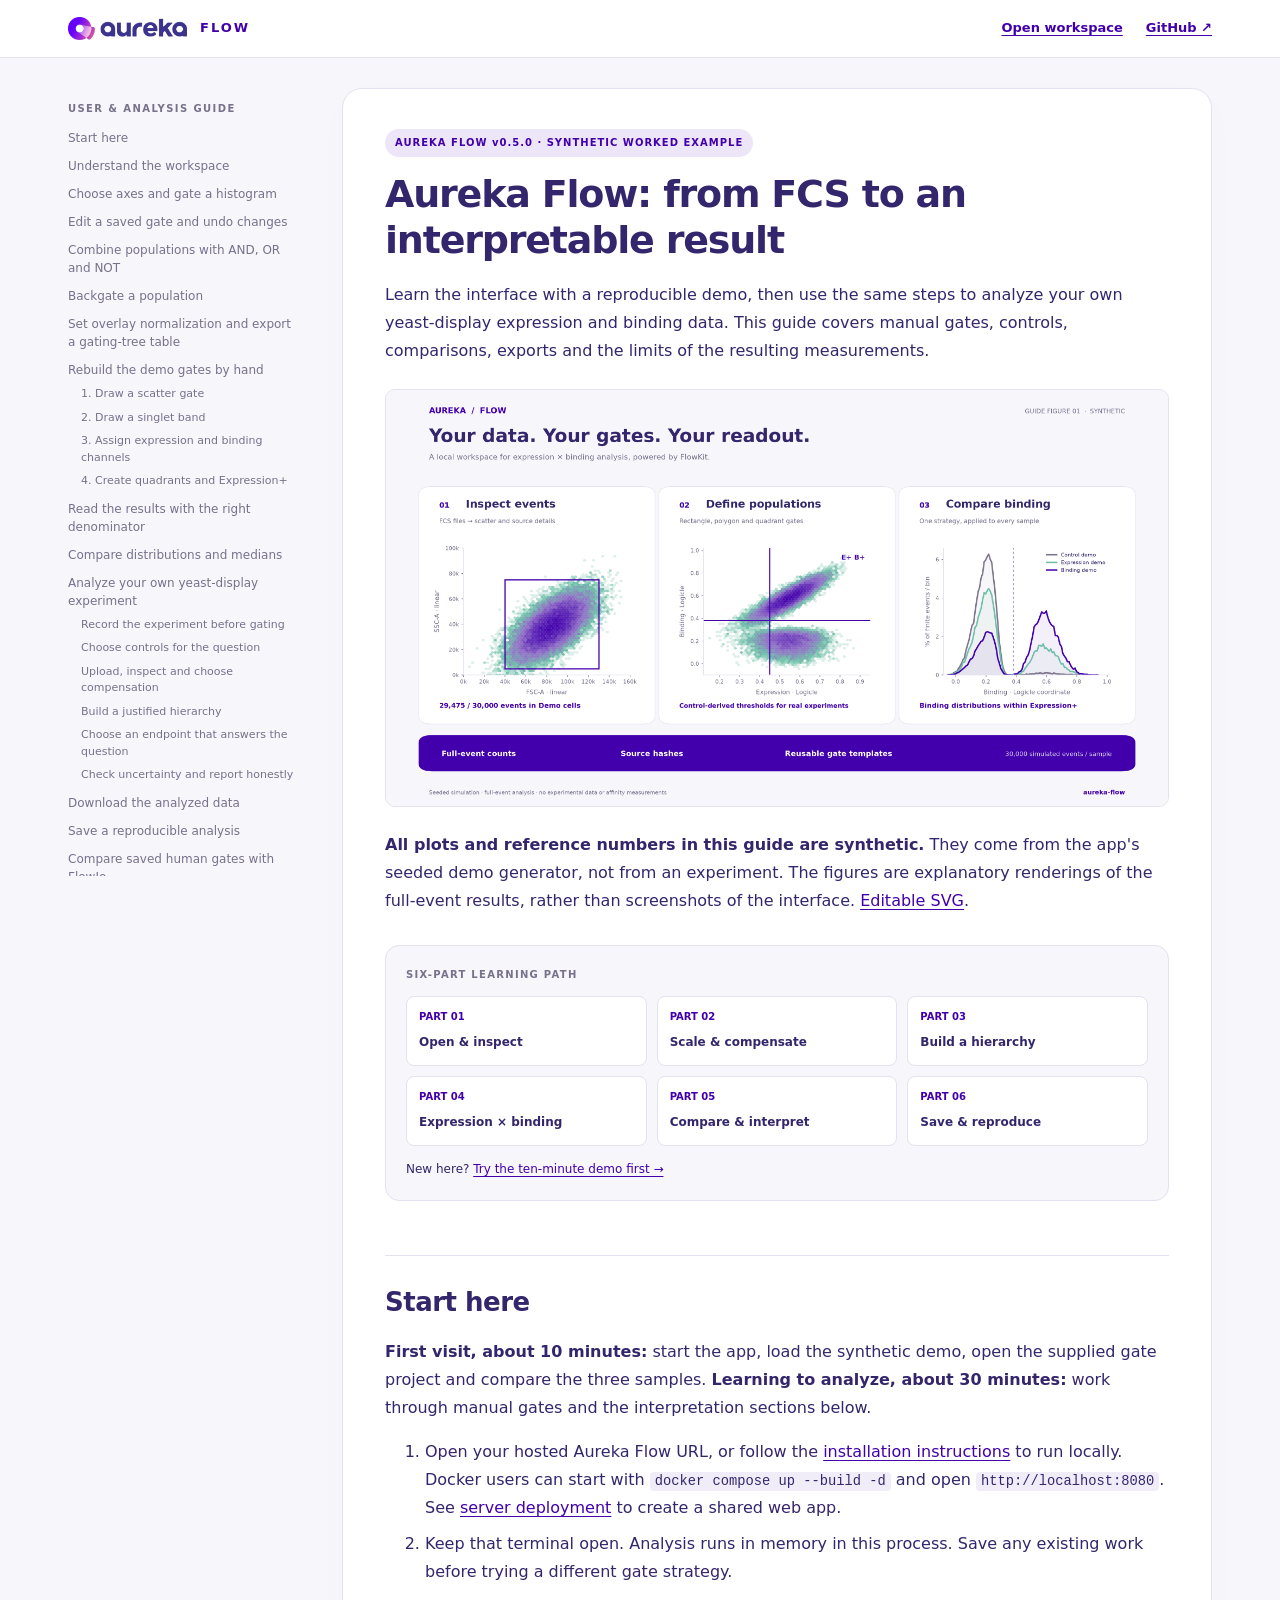
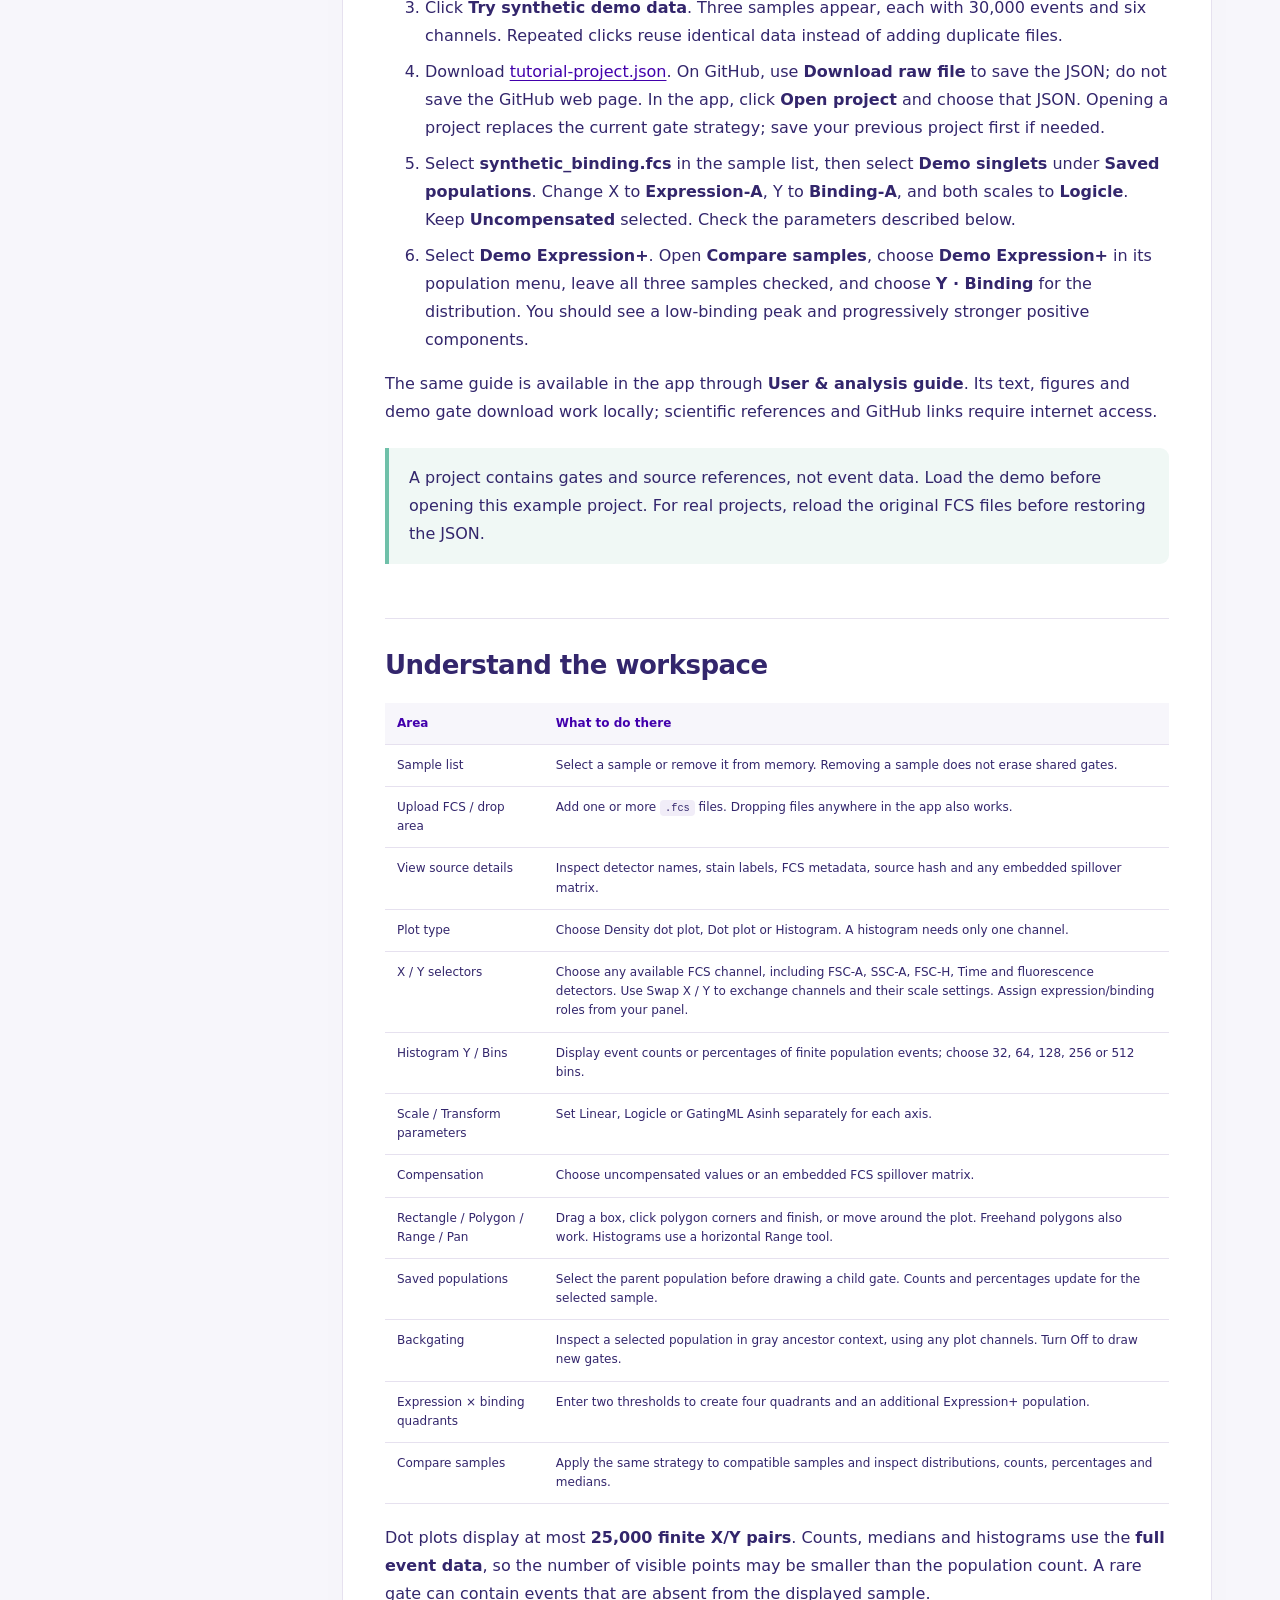
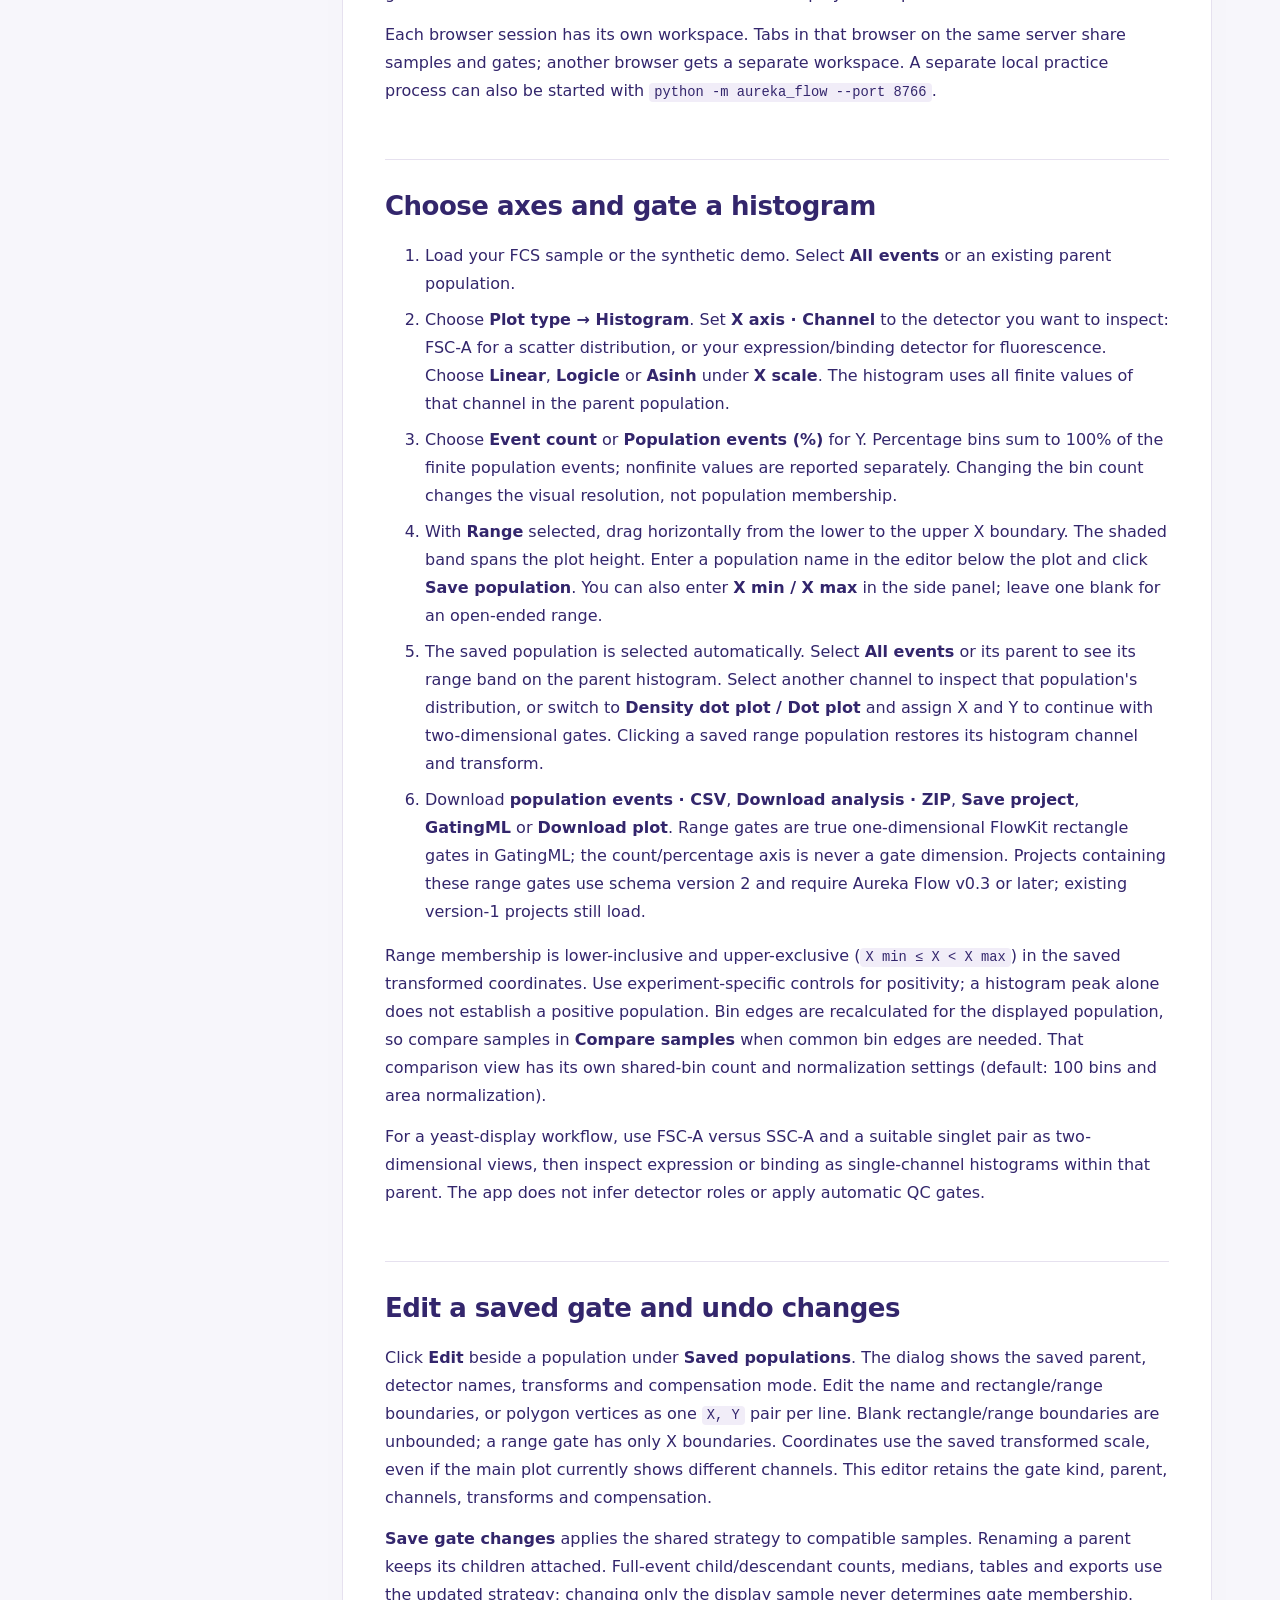
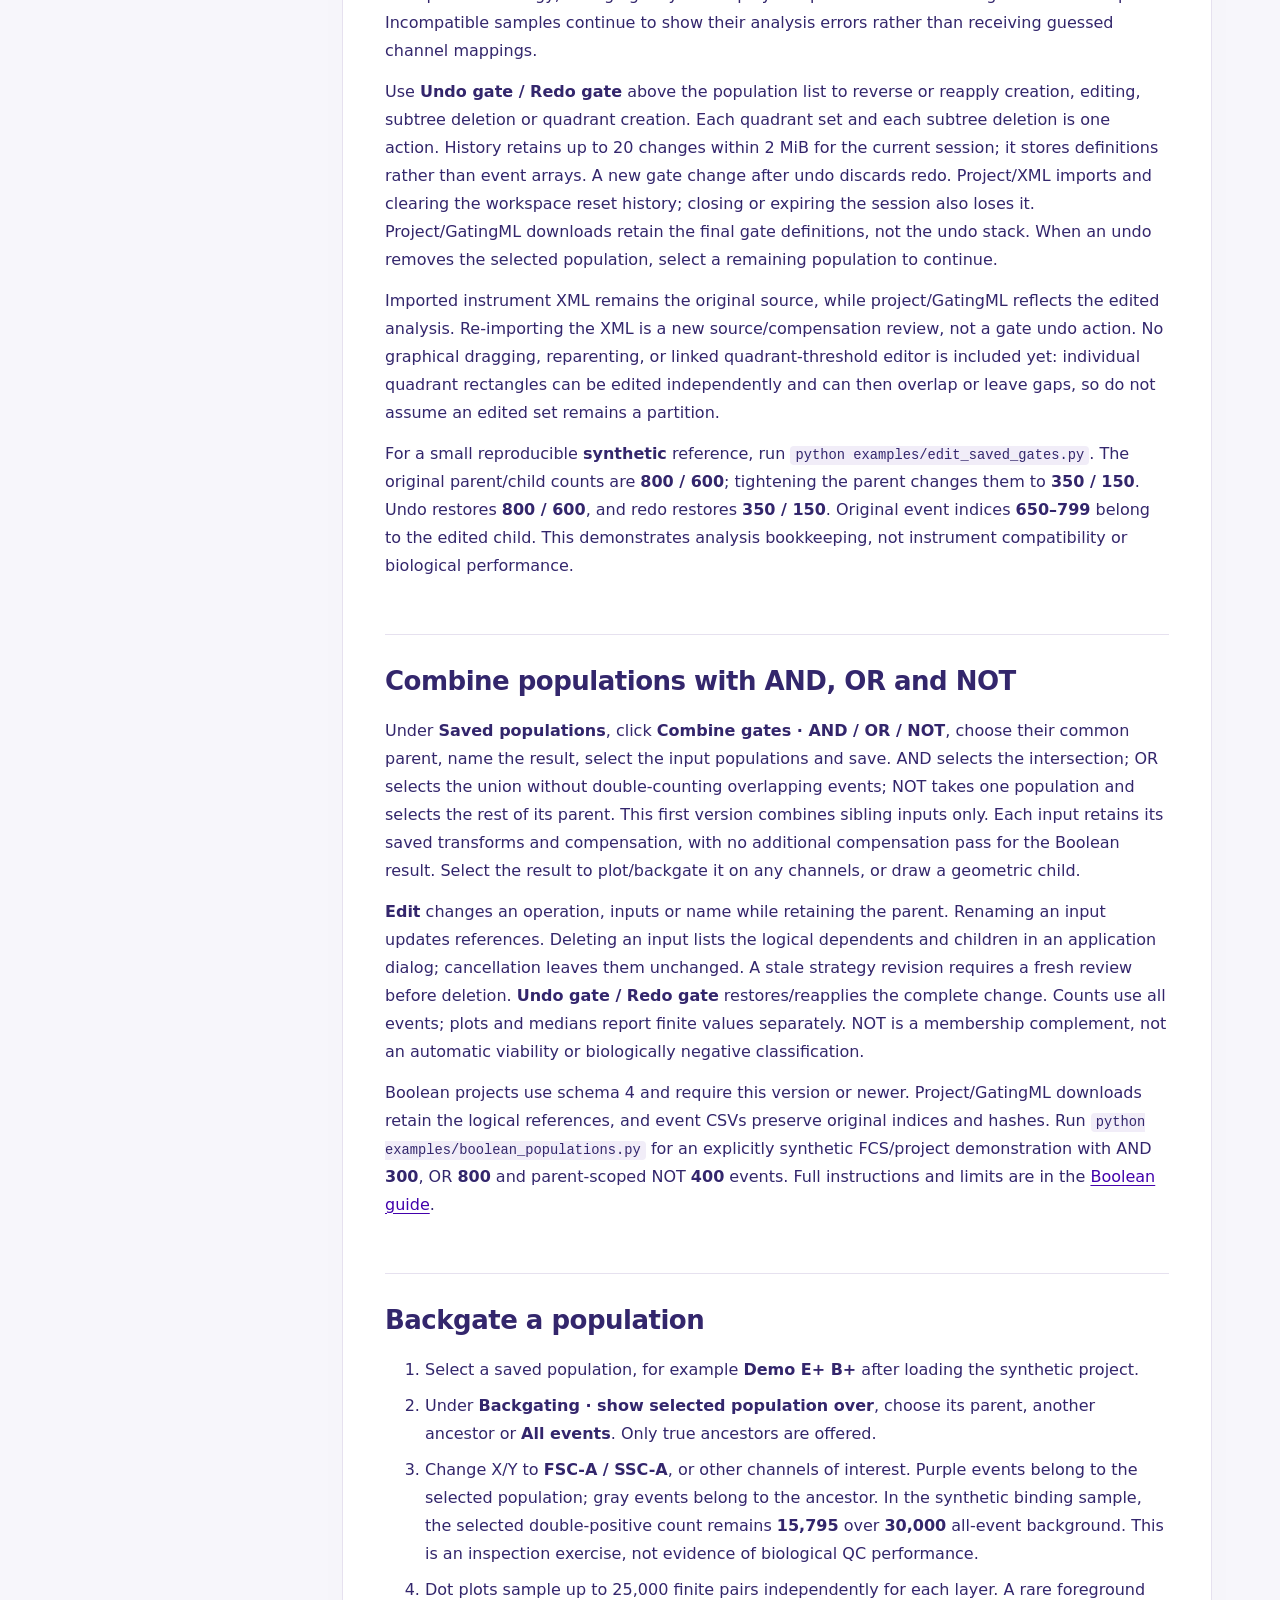
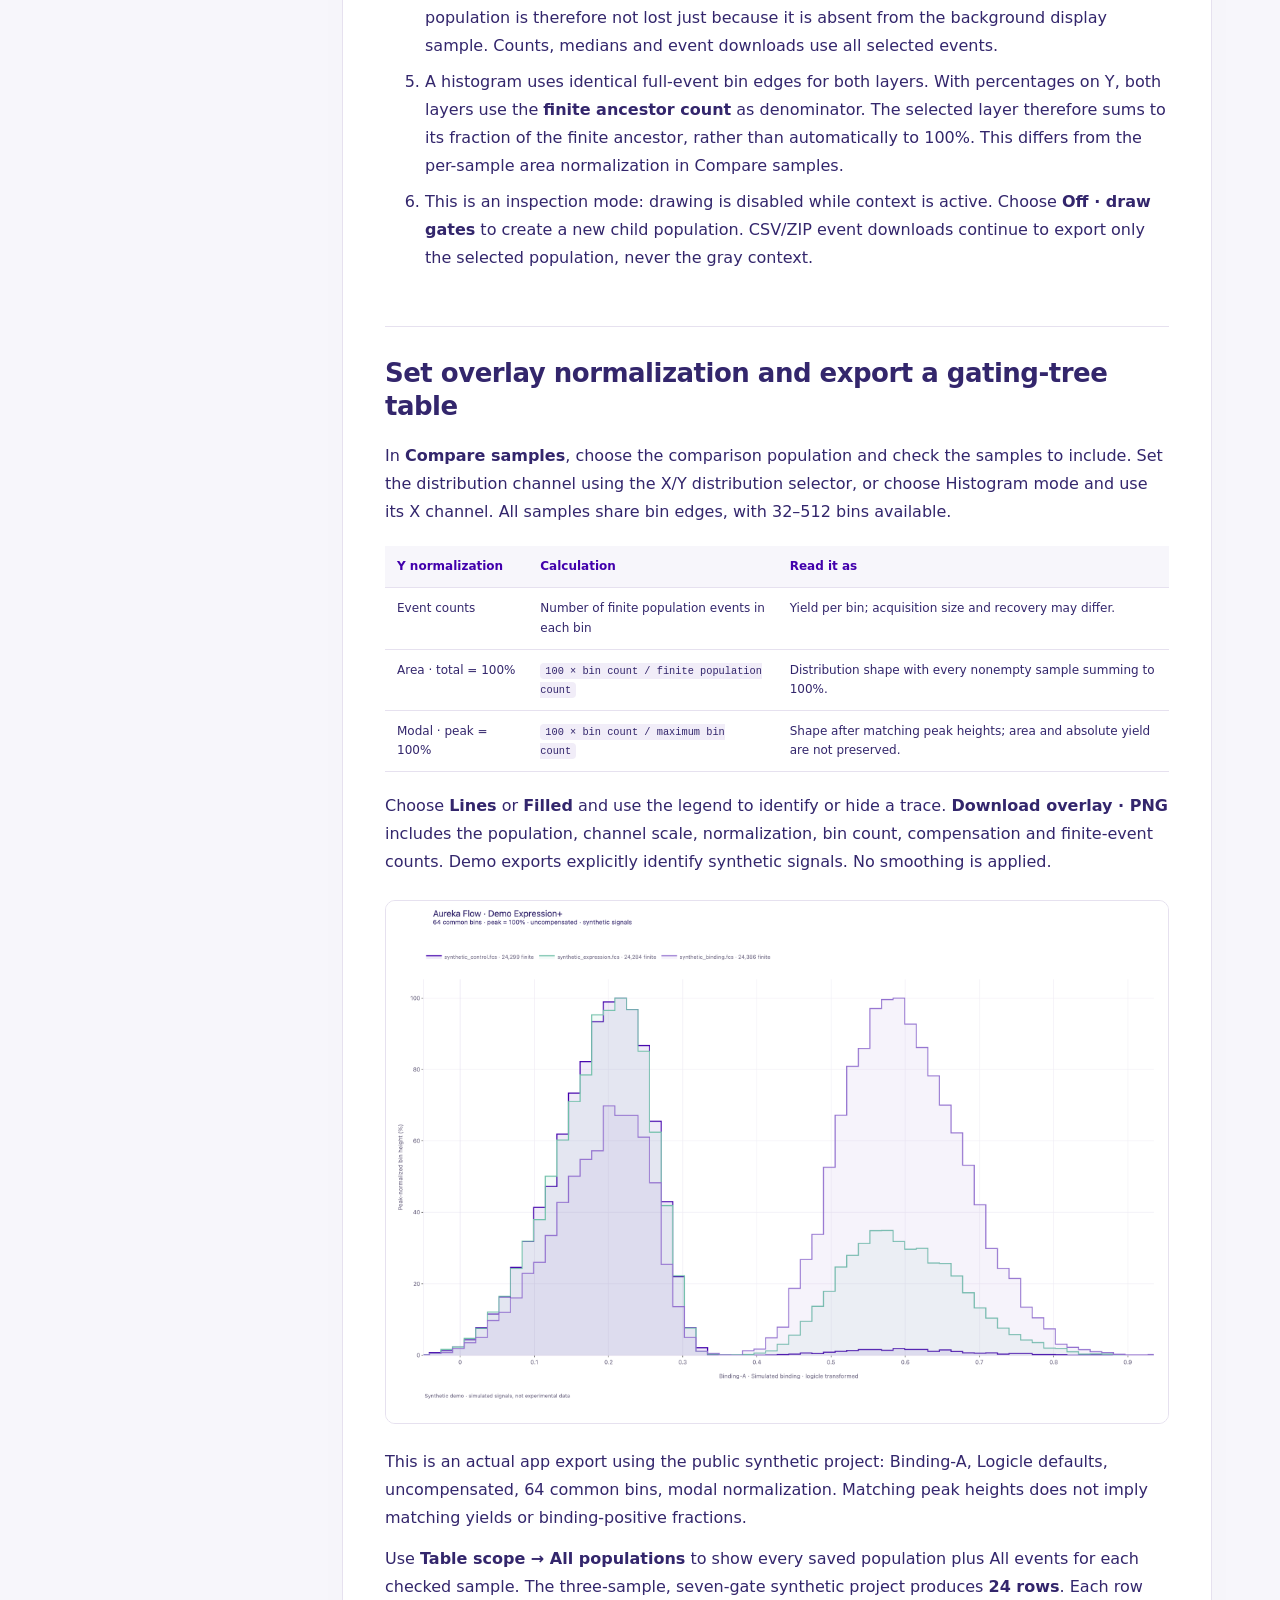
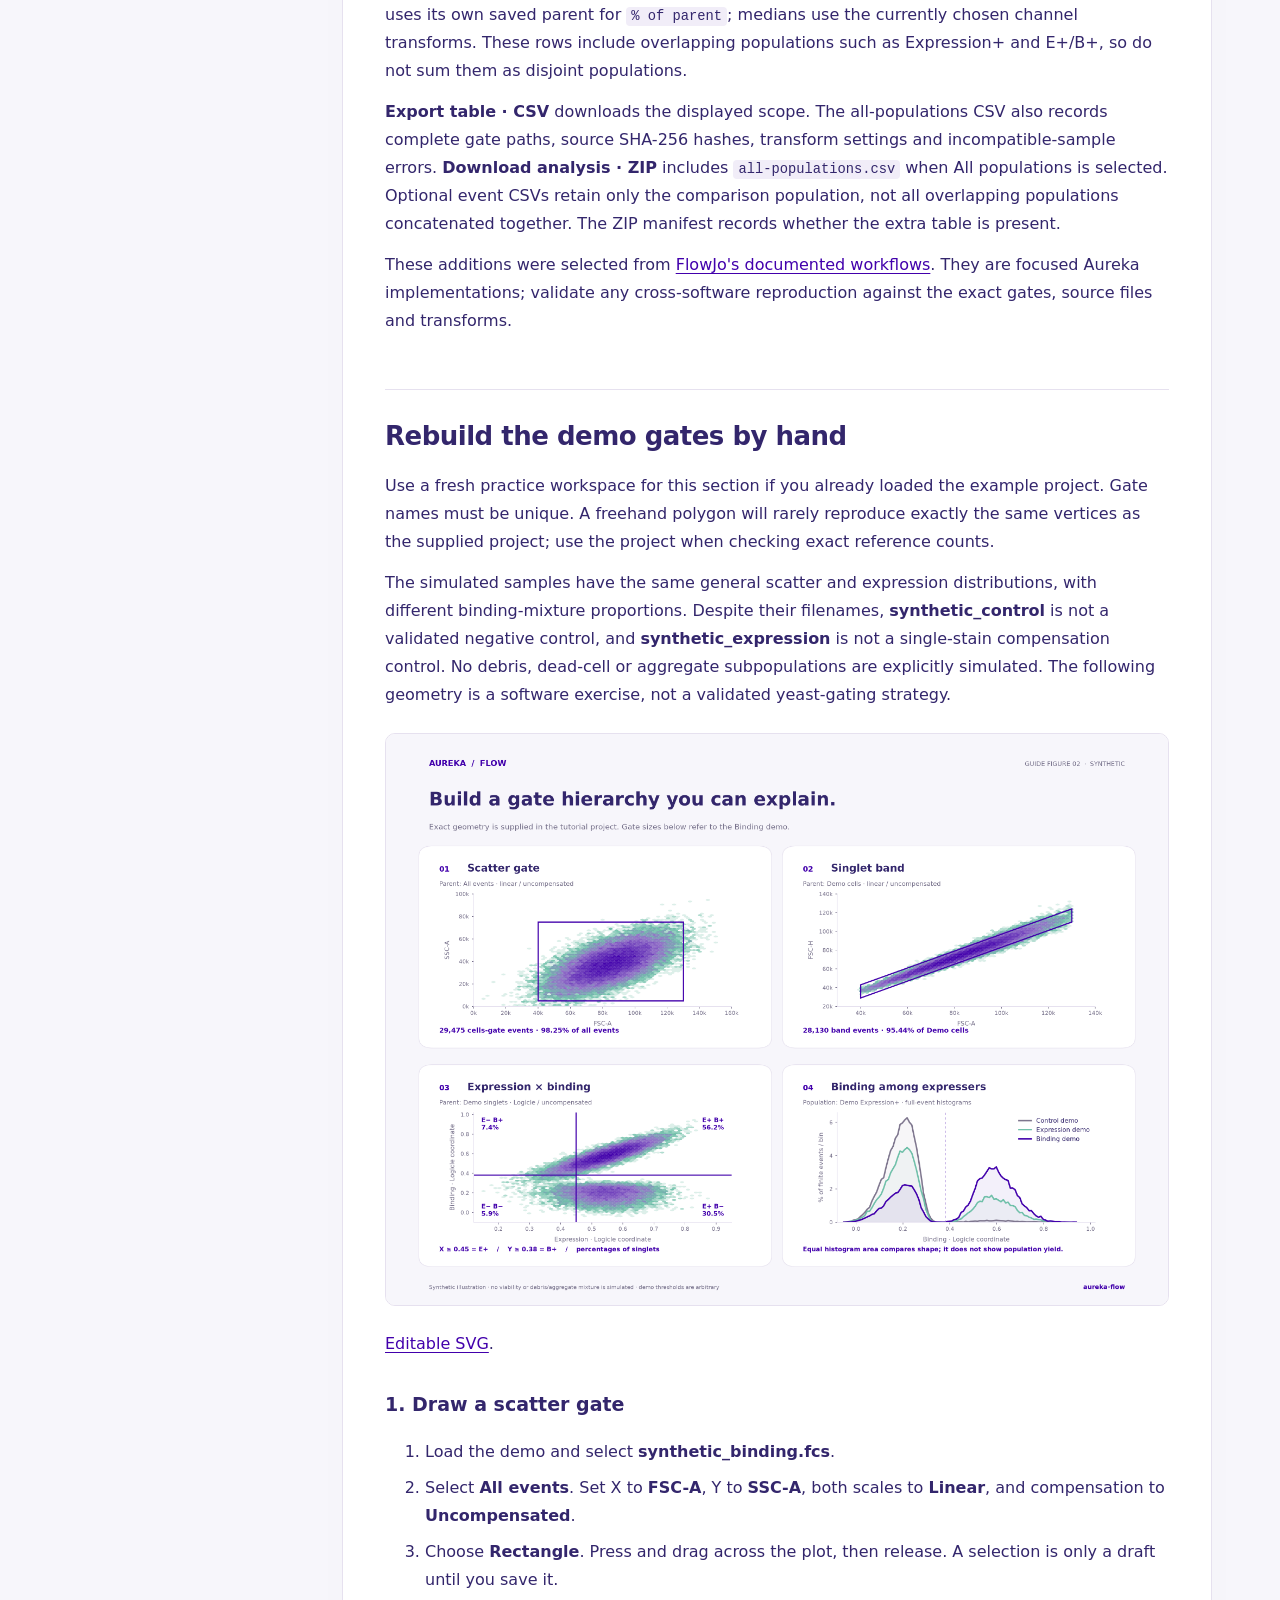
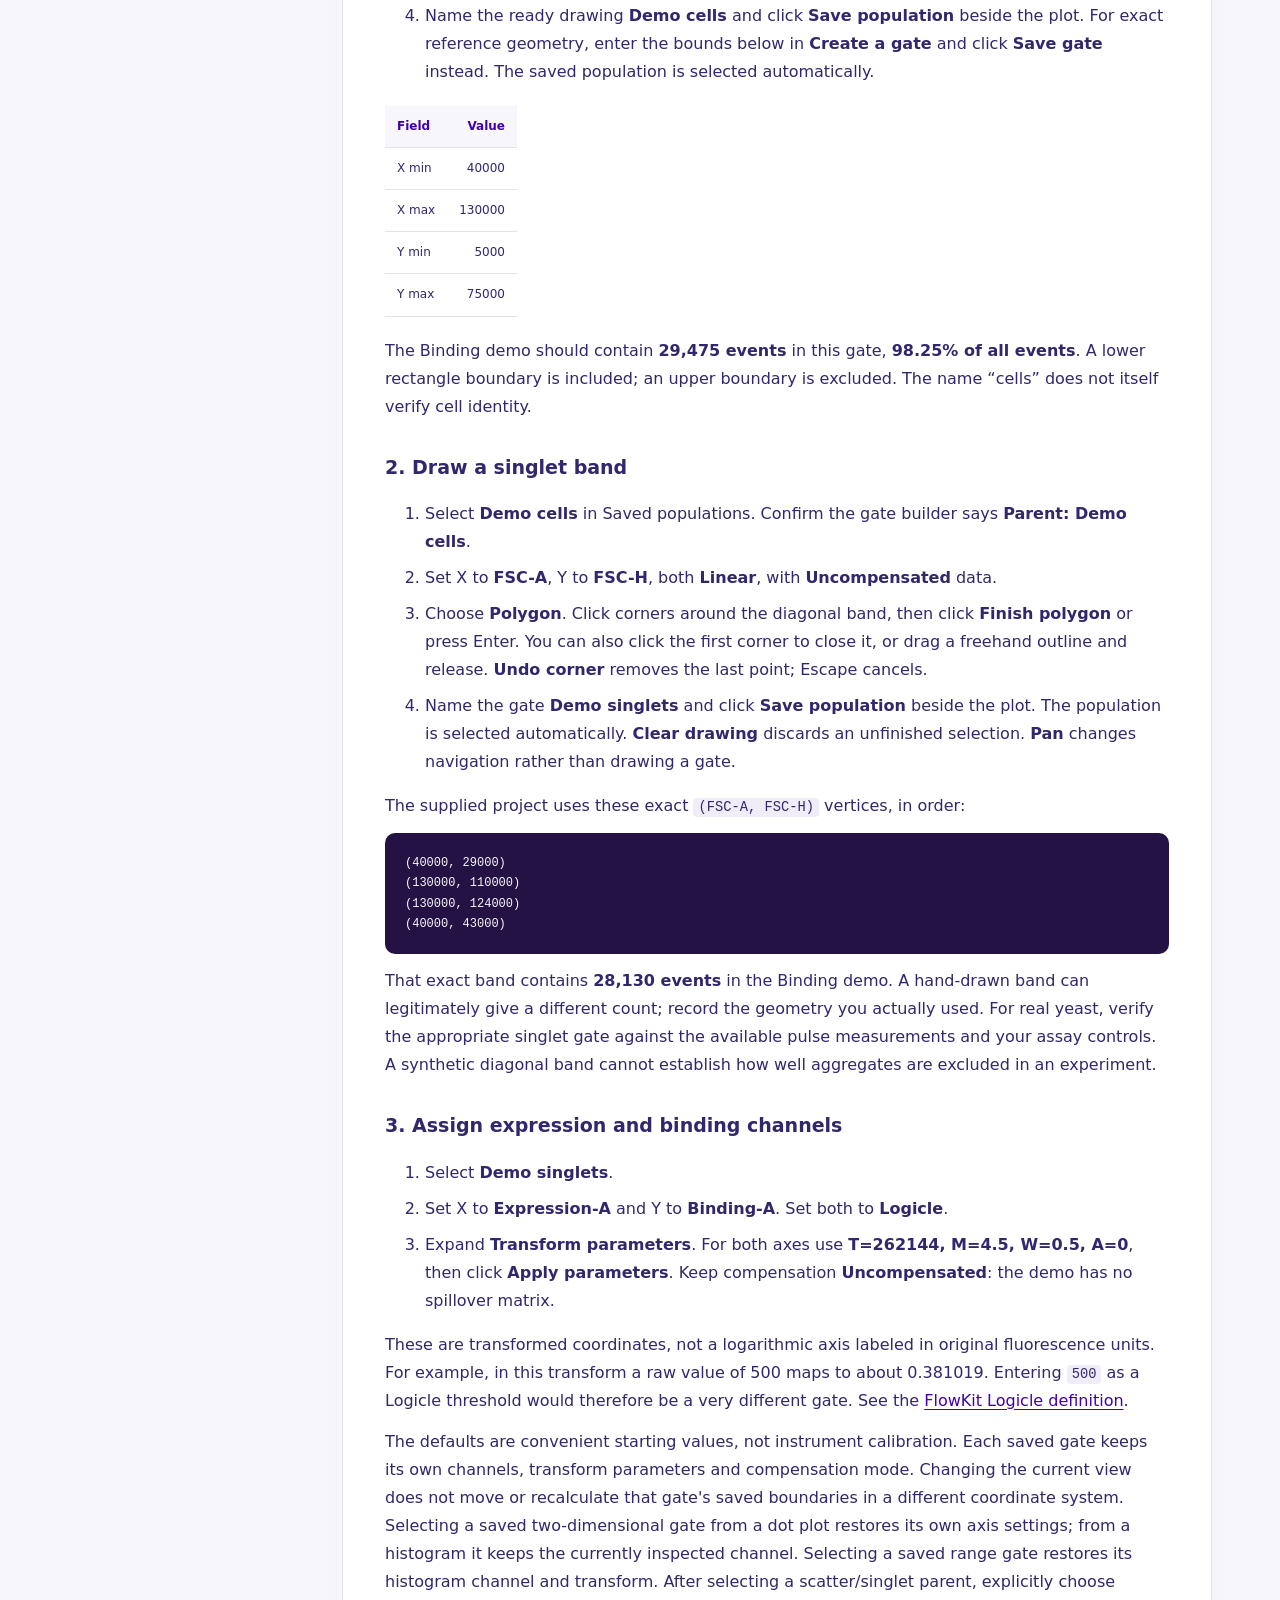
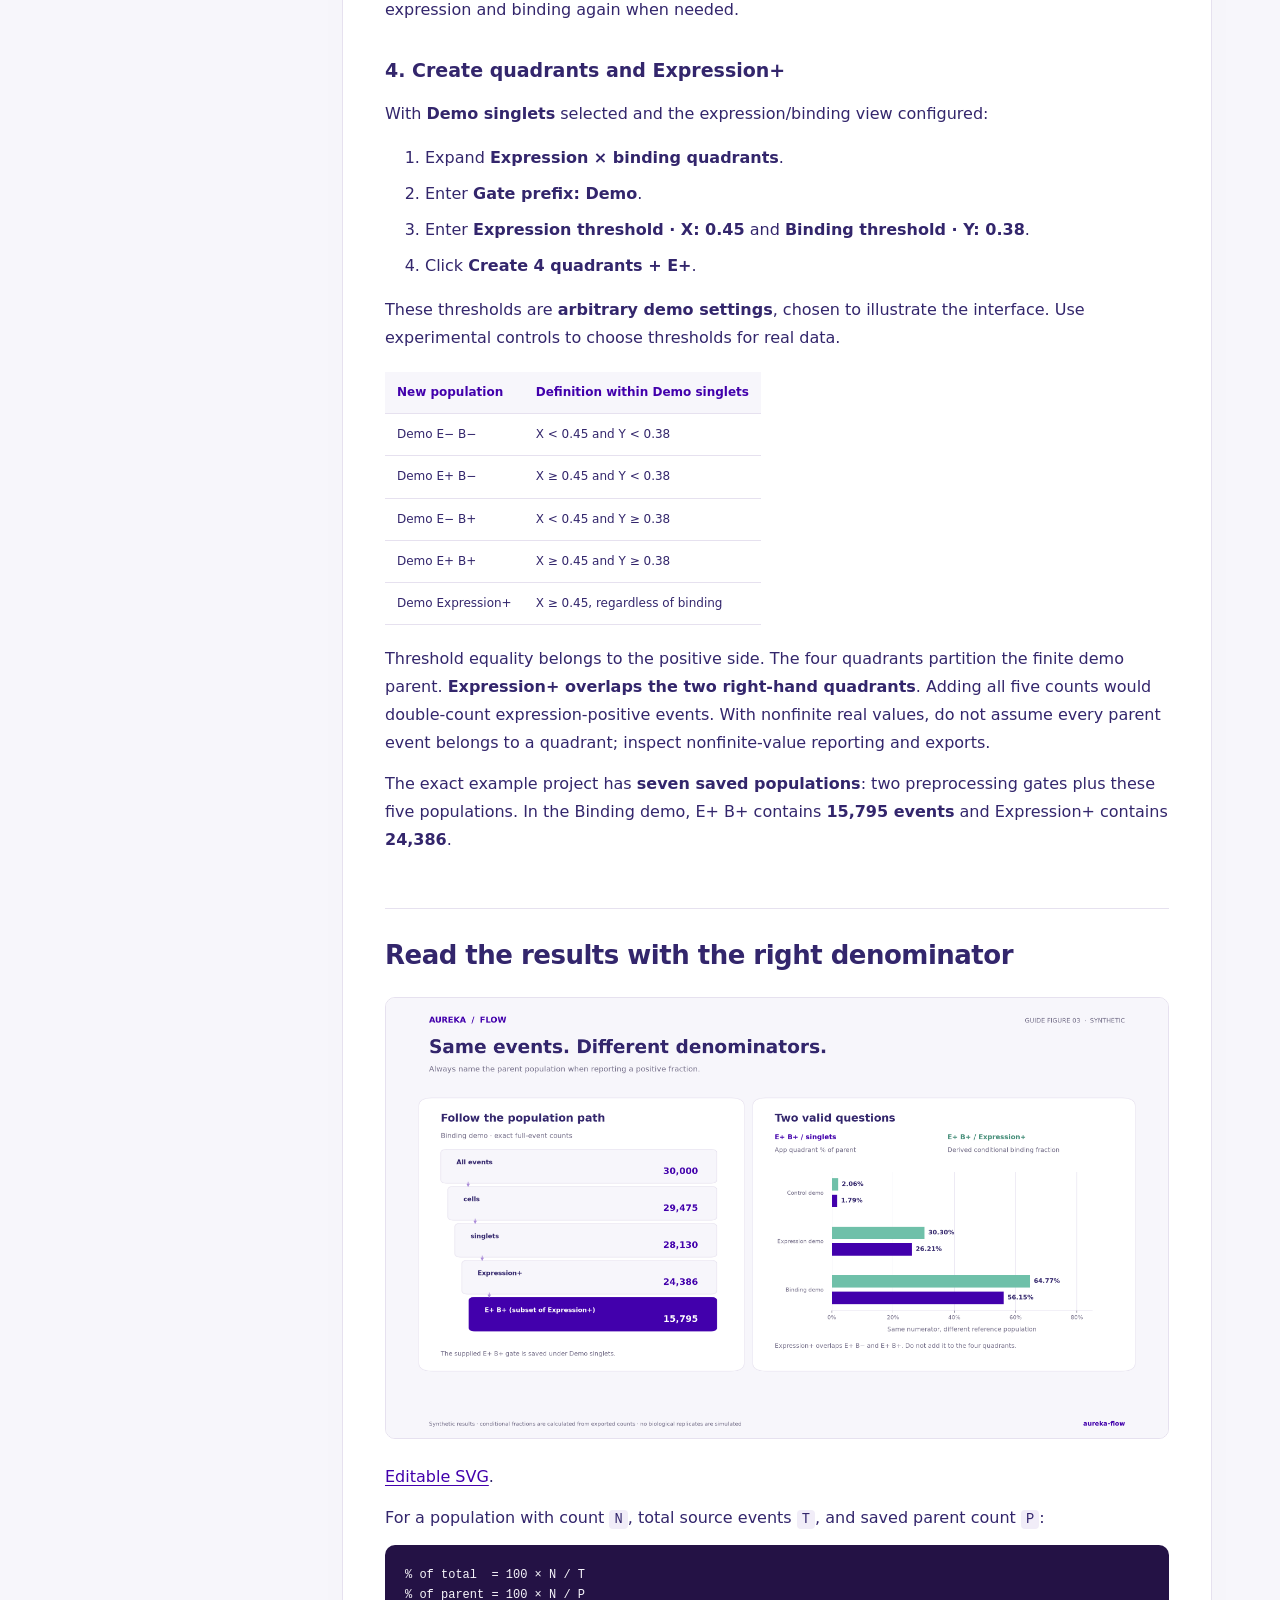
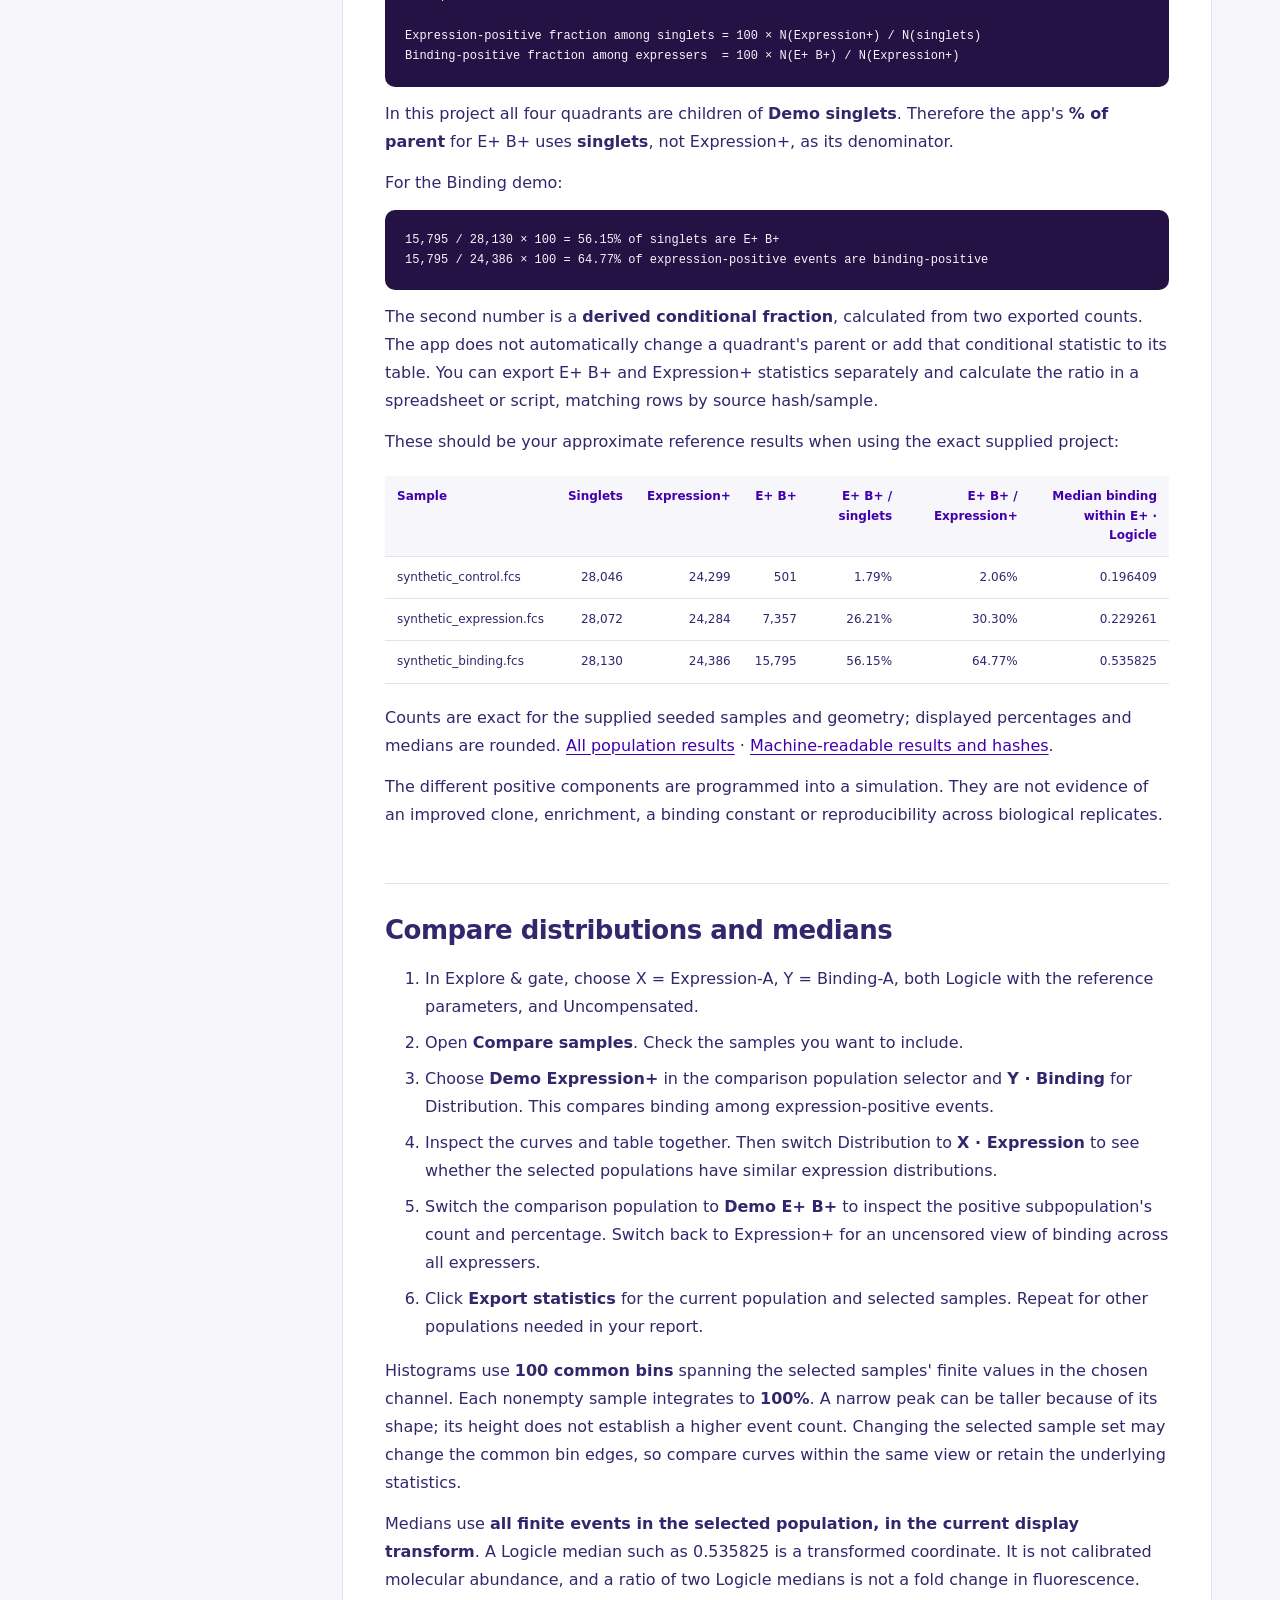
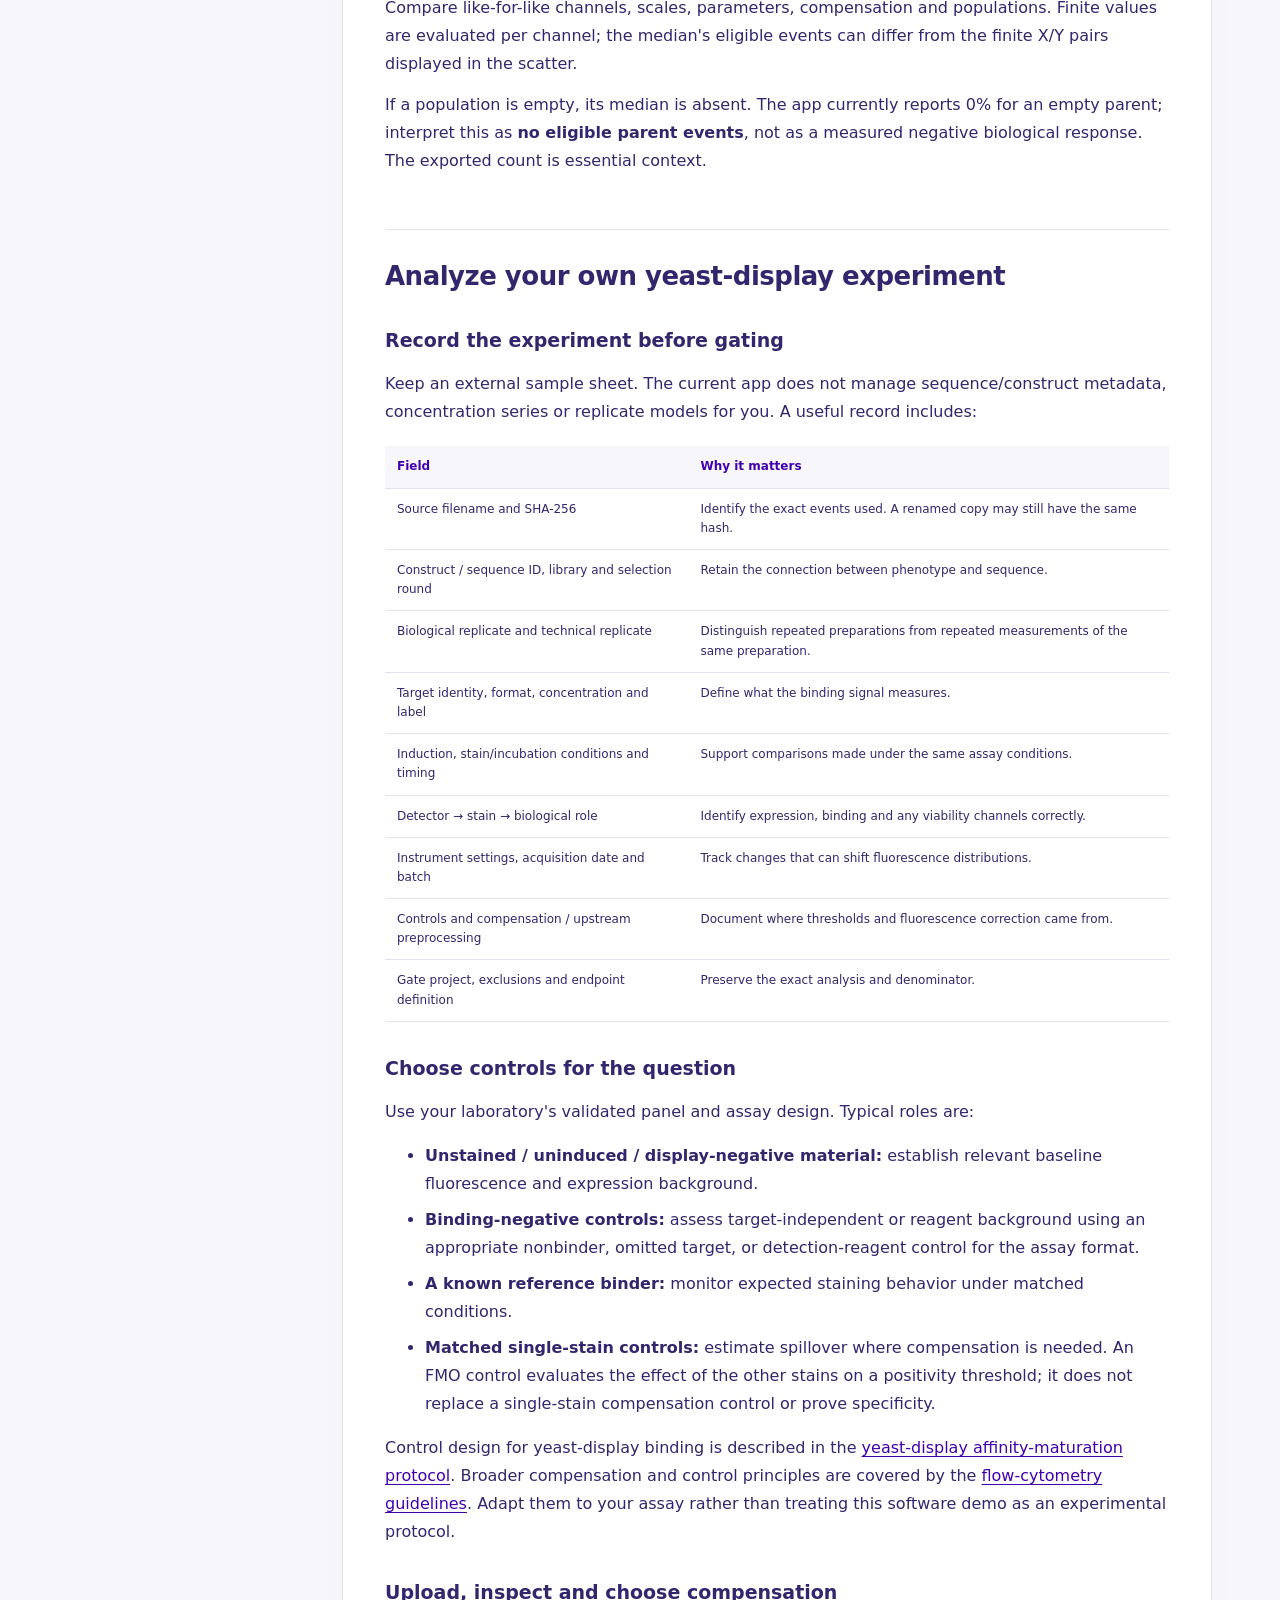
<file: aureka_flow/static/guide.html>
<!doctype html>
<html lang="en"><head><meta charset="utf-8"><meta name="viewport" content="width=device-width,initial-scale=1">
<title>Aureka Flow · User & analysis guide</title><meta name="theme-color" content="#4200ac"><style>
:root{--purple:#4200ac;--mint:#6fc0a9;--ink:#33266c;--muted:#77718b;--line:#e6e1ef;--bg:#f7f6fb}
*{box-sizing:border-box}html{scroll-behavior:smooth;scroll-padding-top:85px}
body{margin:0;background:var(--bg);color:var(--ink);font:16px/1.75 system-ui,-apple-system,BlinkMacSystemFont,'Segoe UI',sans-serif}
a{color:var(--purple);text-underline-offset:3px}header{position:sticky;top:0;z-index:4;background:#fffffff2;backdrop-filter:blur(14px);border-bottom:1px solid var(--line)}
.header-inner{max-width:1200px;margin:auto;padding:17px 28px;display:flex;align-items:center;justify-content:space-between;gap:20px}.logo{display:flex;align-items:center;gap:13px;text-decoration:none;font-size:13px;font-weight:700;letter-spacing:2px}.logo img{width:119px;height:auto}.header-links{display:flex;gap:23px;font-size:13px;font-weight:600}
main{max-width:1200px;margin:auto;display:grid;grid-template-columns:230px minmax(0,1fr);gap:44px;padding:30px 28px 75px}aside{position:sticky;top:96px;align-self:start;max-height:calc(100vh - 120px);overflow:auto;font-size:12px;line-height:1.5}aside strong{display:block;font-size:10px;letter-spacing:1.4px;margin:5px 0 13px;color:var(--muted)}aside ul{list-style:none;padding-left:0}aside li{margin:10px 0}aside a{text-decoration:none;color:var(--muted)}aside a:hover{color:var(--purple)}aside li ul{padding-left:13px;font-size:11px}aside li ul li{margin:7px 0}
article{min-width:0;background:white;border:1px solid var(--line);border-radius:20px;padding:38px 42px;box-shadow:0 8px 40px #33266c04}h1{font-size:38px;line-height:1.2;letter-spacing:-1.2px;margin:0 0 18px}h2{font-size:26px;line-height:1.3;letter-spacing:-.5px;margin:54px 0 18px;border-top:1px solid var(--line);padding-top:30px}h3{font-size:19px;margin:30px 0 10px}h4{font-size:16px;margin:24px 0 8px}p{margin:13px 0}li{margin:8px 0}img{max-width:100%;height:auto}article img{display:block;border-radius:10px;margin:24px auto;border:1px solid var(--line)}blockquote{margin:22px 0;padding:12px 20px;border-left:4px solid var(--mint);background:#f0f8f5;border-radius:0 9px 9px 0}blockquote p{margin:4px 0}pre{overflow-x:auto;background:#241245;color:#f7f6fb;padding:20px;border-radius:10px;font-size:12px;line-height:1.7}code{font:0.86em/1.6 ui-monospace,SFMono-Regular,Consolas,monospace;background:#f1edf8;padding:2px 5px;border-radius:4px}pre code{background:none;padding:0;font-size:inherit;color:inherit}table{border-collapse:collapse;width:100%;font-size:12px;line-height:1.6;display:block;overflow-x:auto;margin:20px 0}th,td{padding:11px 12px;border-bottom:1px solid var(--line);text-align:left;vertical-align:top}th{background:var(--bg);color:var(--purple)}.badge{display:inline-block;background:#ede6f8;color:var(--purple);font-size:10px;font-weight:700;letter-spacing:1px;padding:5px 10px;border-radius:20px;margin-bottom:15px}footer{max-width:1200px;margin:auto;padding:0 28px 35px;color:var(--muted);font-size:12px}
.learning-path{margin:30px 0;padding:20px;background:var(--bg);border:1px solid var(--line);border-radius:14px}.learning-label{font-size:10px;font-weight:700;letter-spacing:1.3px;color:var(--muted);margin:0 0 13px}.lesson-grid{display:grid;grid-template-columns:repeat(3,minmax(0,1fr));gap:10px}.lesson{display:block;text-decoration:none;background:white;border:1px solid var(--line);border-radius:8px;padding:12px;line-height:1.5}.lesson:hover{border-color:var(--purple);box-shadow:0 3px 12px #4200ac08}.lesson span{font-size:10px;color:var(--purple);font-weight:700;display:block;margin-bottom:5px}.lesson b{font-size:12px;color:var(--ink)}.learning-path>p:last-child{font-size:12px;margin:13px 0 0}
@media(max-width:900px){main{grid-template-columns:1fr;padding:20px 16px 50px;gap:15px}aside{position:static;max-height:none;background:white;padding:16px 22px;border:1px solid var(--line);border-radius:12px}aside ul{columns:2}aside li ul{display:none}article{padding:27px 22px}h1{font-size:32px}.header-inner{padding:15px 18px}.header-links{gap:15px;font-size:12px}}
@media(max-width:500px){body{font-size:14px}aside ul{columns:1}.header-links a:first-child{display:none}.logo img{width:94px}h2{font-size:23px}h1{font-size:29px}article{padding:23px 18px}th,td{padding:9px}}
@media(max-width:600px){.lesson-grid{grid-template-columns:repeat(2,minmax(0,1fr))}.learning-path{padding:14px}}
@media print{header,aside{display:none}main{display:block;padding:0}article{border:0;padding:0;box-shadow:none}body{font-size:11px;background:white}h2{break-before:auto}img,table,pre,blockquote{break-inside:avoid}h1,h2,h3{break-after:avoid}a{color:var(--ink)}footer{display:none}}
</style></head>
<body><header><div class="header-inner"><a class="logo" href="/"><img src="assets/aureka-logo.png" alt="aureka"><span>FLOW</span></a>
<nav class="header-links"><a href="/">Open workspace</a><a href="https://github.com/Drjackxiaoyuchen/aureka-flow" target="_blank" rel="noreferrer">GitHub ↗</a></nav></div></header>
<main><aside aria-label="Guide contents"><strong>USER & ANALYSIS GUIDE</strong><div class="toc">
<ul>
<li><a href="#start-here">Start here</a></li>
<li><a href="#understand-the-workspace">Understand the workspace</a></li>
<li><a href="#choose-axes-and-gate-a-histogram">Choose axes and gate a histogram</a></li>
<li><a href="#edit-a-saved-gate-and-undo-changes">Edit a saved gate and undo changes</a></li>
<li><a href="#combine-populations-with-and-or-and-not">Combine populations with AND, OR and NOT</a></li>
<li><a href="#backgate-a-population">Backgate a population</a></li>
<li><a href="#set-overlay-normalization-and-export-a-gating-tree-table">Set overlay normalization and export a gating-tree table</a></li>
<li><a href="#rebuild-the-demo-gates-by-hand">Rebuild the demo gates by hand</a><ul>
<li><a href="#1-draw-a-scatter-gate">1. Draw a scatter gate</a></li>
<li><a href="#2-draw-a-singlet-band">2. Draw a singlet band</a></li>
<li><a href="#3-assign-expression-and-binding-channels">3. Assign expression and binding channels</a></li>
<li><a href="#4-create-quadrants-and-expression">4. Create quadrants and Expression+</a></li>
</ul>
</li>
<li><a href="#read-the-results-with-the-right-denominator">Read the results with the right denominator</a></li>
<li><a href="#compare-distributions-and-medians">Compare distributions and medians</a></li>
<li><a href="#analyze-your-own-yeast-display-experiment">Analyze your own yeast-display experiment</a><ul>
<li><a href="#record-the-experiment-before-gating">Record the experiment before gating</a></li>
<li><a href="#choose-controls-for-the-question">Choose controls for the question</a></li>
<li><a href="#upload-inspect-and-choose-compensation">Upload, inspect and choose compensation</a></li>
<li><a href="#build-a-justified-hierarchy">Build a justified hierarchy</a></li>
<li><a href="#choose-an-endpoint-that-answers-the-question">Choose an endpoint that answers the question</a></li>
<li><a href="#check-uncertainty-and-report-honestly">Check uncertainty and report honestly</a></li>
</ul>
</li>
<li><a href="#download-the-analyzed-data">Download the analyzed data</a></li>
<li><a href="#save-a-reproducible-analysis">Save a reproducible analysis</a></li>
<li><a href="#compare-saved-human-gates-with-flowjo">Compare saved human gates with FlowJo</a></li>
<li><a href="#troubleshooting">Troubleshooting</a></li>
<li><a href="#rebuild-the-public-figures">Rebuild the public figures</a></li>
</ul>
</div>
</aside><article><span class="badge">AUREKA FLOW v0.5.0 · SYNTHETIC WORKED EXAMPLE</span><h1 id="aureka-flow-from-fcs-to-an-interpretable-result">Aureka Flow: from FCS to an interpretable result</h1>
<p>Learn the interface with a reproducible demo, then use the same steps to analyze your own yeast-display expression and binding data. This guide covers manual gates, controls, comparisons, exports and the limits of the resulting measurements.</p>
<p><img alt="Aureka Flow overview: inspect simulated events, define populations and compare binding within expression-positive events." src="assets/tutorial-overview.png" /></p>
<p><strong>All plots and reference numbers in this guide are synthetic.</strong> They come from the app's seeded demo generator, not from an experiment. The figures are explanatory renderings of the full-event results, rather than screenshots of the interface. <a href="assets/tutorial-overview.svg">Editable SVG</a>.</p>
<section class="learning-path" aria-label="Six-part learning path"><p class="learning-label">SIX-PART LEARNING PATH</p><div class="lesson-grid"><a class="lesson" href="#understand-the-workspace"><span>PART 01</span><b>Open & inspect</b></a><a class="lesson" href="#3-assign-expression-and-binding-channels"><span>PART 02</span><b>Scale & compensate</b></a><a class="lesson" href="#rebuild-the-demo-gates-by-hand"><span>PART 03</span><b>Build a hierarchy</b></a><a class="lesson" href="#4-create-quadrants-and-expression"><span>PART 04</span><b>Expression × binding</b></a><a class="lesson" href="#compare-distributions-and-medians"><span>PART 05</span><b>Compare & interpret</b></a><a class="lesson" href="#save-a-reproducible-analysis"><span>PART 06</span><b>Save & reproduce</b></a></div><p>New here? <a href="#start-here">Try the ten-minute demo first →</a></p></section>
<h2 id="start-here">Start here</h2>
<p><strong>First visit, about 10 minutes:</strong> start the app, load the synthetic demo, open the supplied gate project and compare the three samples. <strong>Learning to analyze, about 30 minutes:</strong> work through manual gates and the interpretation sections below.</p>
<ol>
<li>Open your hosted Aureka Flow URL, or follow the <a href="https://github.com/Drjackxiaoyuchen/aureka-flow/blob/main/README.md#quick-start">installation instructions</a> to run locally. Docker users can start with <code>docker compose up --build -d</code> and open <code>http://localhost:8080</code>. See <a href="https://github.com/Drjackxiaoyuchen/aureka-flow/blob/main/docs/DEPLOYMENT.md">server deployment</a> to create a shared web app.</li>
<li>Keep that terminal open. Analysis runs in memory in this process. Save any existing work before trying a different gate strategy.</li>
<li>Click <strong>Try synthetic demo data</strong>. Three samples appear, each with 30,000 events and six channels. Repeated clicks reuse identical data instead of adding duplicate files.</li>
<li>Download <a href="assets/tutorial-project.json" download="tutorial-project.json">tutorial-project.json</a>. On GitHub, use <strong>Download raw file</strong> to save the JSON; do not save the GitHub web page. In the app, click <strong>Open project</strong> and choose that JSON. Opening a project replaces the current gate strategy; save your previous project first if needed.</li>
<li>Select <strong>synthetic_binding.fcs</strong> in the sample list, then select <strong>Demo singlets</strong> under <strong>Saved populations</strong>. Change X to <strong>Expression-A</strong>, Y to <strong>Binding-A</strong>, and both scales to <strong>Logicle</strong>. Keep <strong>Uncompensated</strong> selected. Check the parameters described below.</li>
<li>Select <strong>Demo Expression+</strong>. Open <strong>Compare samples</strong>, choose <strong>Demo Expression+</strong> in its population menu, leave all three samples checked, and choose <strong>Y · Binding</strong> for the distribution. You should see a low-binding peak and progressively stronger positive components.</li>
</ol>
<p>The same guide is available in the app through <strong>User &amp; analysis guide</strong>. Its text, figures and demo gate download work locally; scientific references and GitHub links require internet access.</p>
<blockquote>
<p>A project contains gates and source references, not event data. Load the demo before opening this example project. For real projects, reload the original FCS files before restoring the JSON.</p>
</blockquote>
<h2 id="understand-the-workspace">Understand the workspace</h2>
<table>
<thead>
<tr>
<th>Area</th>
<th>What to do there</th>
</tr>
</thead>
<tbody>
<tr>
<td>Sample list</td>
<td>Select a sample or remove it from memory. Removing a sample does not erase shared gates.</td>
</tr>
<tr>
<td>Upload FCS / drop area</td>
<td>Add one or more <code>.fcs</code> files. Dropping files anywhere in the app also works.</td>
</tr>
<tr>
<td>View source details</td>
<td>Inspect detector names, stain labels, FCS metadata, source hash and any embedded spillover matrix.</td>
</tr>
<tr>
<td>Plot type</td>
<td>Choose Density dot plot, Dot plot or Histogram. A histogram needs only one channel.</td>
</tr>
<tr>
<td>X / Y selectors</td>
<td>Choose any available FCS channel, including FSC-A, SSC-A, FSC-H, Time and fluorescence detectors. Use Swap X / Y to exchange channels and their scale settings. Assign expression/binding roles from your panel.</td>
</tr>
<tr>
<td>Histogram Y / Bins</td>
<td>Display event counts or percentages of finite population events; choose 32, 64, 128, 256 or 512 bins.</td>
</tr>
<tr>
<td>Scale / Transform parameters</td>
<td>Set Linear, Logicle or GatingML Asinh separately for each axis.</td>
</tr>
<tr>
<td>Compensation</td>
<td>Choose uncompensated values or an embedded FCS spillover matrix.</td>
</tr>
<tr>
<td>Rectangle / Polygon / Range / Pan</td>
<td>Drag a box, click polygon corners and finish, or move around the plot. Freehand polygons also work. Histograms use a horizontal Range tool.</td>
</tr>
<tr>
<td>Saved populations</td>
<td>Select the parent population before drawing a child gate. Counts and percentages update for the selected sample.</td>
</tr>
<tr>
<td>Backgating</td>
<td>Inspect a selected population in gray ancestor context, using any plot channels. Turn Off to draw new gates.</td>
</tr>
<tr>
<td>Expression × binding quadrants</td>
<td>Enter two thresholds to create four quadrants and an additional Expression+ population.</td>
</tr>
<tr>
<td>Compare samples</td>
<td>Apply the same strategy to compatible samples and inspect distributions, counts, percentages and medians.</td>
</tr>
</tbody>
</table>
<p>Dot plots display at most <strong>25,000 finite X/Y pairs</strong>. Counts, medians and histograms use the <strong>full event data</strong>, so the number of visible points may be smaller than the population count. A rare gate can contain events that are absent from the displayed sample.</p>
<p>Each browser session has its own workspace. Tabs in that browser on the same server share samples and gates; another browser gets a separate workspace. A separate local practice process can also be started with <code>python -m aureka_flow --port 8766</code>.</p>
<h2 id="choose-axes-and-gate-a-histogram">Choose axes and gate a histogram</h2>
<ol>
<li>Load your FCS sample or the synthetic demo. Select <strong>All events</strong> or an existing parent population.</li>
<li>Choose <strong>Plot type → Histogram</strong>. Set <strong>X axis · Channel</strong> to the detector you want to inspect: FSC-A for a scatter distribution, or your expression/binding detector for fluorescence. Choose <strong>Linear</strong>, <strong>Logicle</strong> or <strong>Asinh</strong> under <strong>X scale</strong>. The histogram uses all finite values of that channel in the parent population.</li>
<li>Choose <strong>Event count</strong> or <strong>Population events (%)</strong> for Y. Percentage bins sum to 100% of the finite population events; nonfinite values are reported separately. Changing the bin count changes the visual resolution, not population membership.</li>
<li>With <strong>Range</strong> selected, drag horizontally from the lower to the upper X boundary. The shaded band spans the plot height. Enter a population name in the editor below the plot and click <strong>Save population</strong>. You can also enter <strong>X min / X max</strong> in the side panel; leave one blank for an open-ended range.</li>
<li>The saved population is selected automatically. Select <strong>All events</strong> or its parent to see its range band on the parent histogram. Select another channel to inspect that population's distribution, or switch to <strong>Density dot plot / Dot plot</strong> and assign X and Y to continue with two-dimensional gates. Clicking a saved range population restores its histogram channel and transform.</li>
<li>Download <strong>population events · CSV</strong>, <strong>Download analysis · ZIP</strong>, <strong>Save project</strong>, <strong>GatingML</strong> or <strong>Download plot</strong>. Range gates are true one-dimensional FlowKit rectangle gates in GatingML; the count/percentage axis is never a gate dimension. Projects containing these range gates use schema version 2 and require Aureka Flow v0.3 or later; existing version-1 projects still load.</li>
</ol>
<p>Range membership is lower-inclusive and upper-exclusive (<code>X min ≤ X &lt; X max</code>) in the saved transformed coordinates. Use experiment-specific controls for positivity; a histogram peak alone does not establish a positive population. Bin edges are recalculated for the displayed population, so compare samples in <strong>Compare samples</strong> when common bin edges are needed. That comparison view has its own shared-bin count and normalization settings (default: 100 bins and area normalization).</p>
<p>For a yeast-display workflow, use FSC-A versus SSC-A and a suitable singlet pair as two-dimensional views, then inspect expression or binding as single-channel histograms within that parent. The app does not infer detector roles or apply automatic QC gates.</p>
<h2 id="edit-a-saved-gate-and-undo-changes">Edit a saved gate and undo changes</h2>
<p>Click <strong>Edit</strong> beside a population under <strong>Saved populations</strong>. The dialog shows the saved parent, detector names, transforms and compensation mode. Edit the name and rectangle/range boundaries, or polygon vertices as one <code>X, Y</code> pair per line. Blank rectangle/range boundaries are unbounded; a range gate has only X boundaries. Coordinates use the saved transformed scale, even if the main plot currently shows different channels. This editor retains the gate kind, parent, channels, transforms and compensation.</p>
<p><strong>Save gate changes</strong> applies the shared strategy to compatible samples. Renaming a parent keeps its children attached. Full-event child/descendant counts, medians, tables and exports use the updated strategy; changing only the display sample never determines gate membership. Incompatible samples continue to show their analysis errors rather than receiving guessed channel mappings.</p>
<p>Use <strong>Undo gate / Redo gate</strong> above the population list to reverse or reapply creation, editing, subtree deletion or quadrant creation. Each quadrant set and each subtree deletion is one action. History retains up to 20 changes within 2 MiB for the current session; it stores definitions rather than event arrays. A new gate change after undo discards redo. Project/XML imports and clearing the workspace reset history; closing or expiring the session also loses it. Project/GatingML downloads retain the final gate definitions, not the undo stack. When an undo removes the selected population, select a remaining population to continue.</p>
<p>Imported instrument XML remains the original source, while project/GatingML reflects the edited analysis. Re-importing the XML is a new source/compensation review, not a gate undo action. No graphical dragging, reparenting, or linked quadrant-threshold editor is included yet: individual quadrant rectangles can be edited independently and can then overlap or leave gaps, so do not assume an edited set remains a partition.</p>
<p>For a small reproducible <strong>synthetic</strong> reference, run <code>python examples/edit_saved_gates.py</code>. The original parent/child counts are <strong>800 / 600</strong>; tightening the parent changes them to <strong>350 / 150</strong>. Undo restores <strong>800 / 600</strong>, and redo restores <strong>350 / 150</strong>. Original event indices <strong>650–799</strong> belong to the edited child. This demonstrates analysis bookkeeping, not instrument compatibility or biological performance.</p>
<h2 id="combine-populations-with-and-or-and-not">Combine populations with AND, OR and NOT</h2>
<p>Under <strong>Saved populations</strong>, click <strong>Combine gates · AND / OR / NOT</strong>, choose their common parent, name the result, select the input populations and save. AND selects the intersection; OR selects the union without double-counting overlapping events; NOT takes one population and selects the rest of its parent. This first version combines sibling inputs only. Each input retains its saved transforms and compensation, with no additional compensation pass for the Boolean result. Select the result to plot/backgate it on any channels, or draw a geometric child.</p>
<p><strong>Edit</strong> changes an operation, inputs or name while retaining the parent. Renaming an input updates references. Deleting an input lists the logical dependents and children in an application dialog; cancellation leaves them unchanged. A stale strategy revision requires a fresh review before deletion. <strong>Undo gate / Redo gate</strong> restores/reapplies the complete change. Counts use all events; plots and medians report finite values separately. NOT is a membership complement, not an automatic viability or biologically negative classification.</p>
<p>Boolean projects use schema 4 and require this version or newer. Project/GatingML downloads retain the logical references, and event CSVs preserve original indices and hashes. Run <code>python examples/boolean_populations.py</code> for an explicitly synthetic FCS/project demonstration with AND <strong>300</strong>, OR <strong>800</strong> and parent-scoped NOT <strong>400</strong> events. Full instructions and limits are in the <a href="https://github.com/Drjackxiaoyuchen/aureka-flow/blob/main/docs/BOOLEAN_GATES.md">Boolean guide</a>.</p>
<h2 id="backgate-a-population">Backgate a population</h2>
<ol>
<li>Select a saved population, for example <strong>Demo E+ B+</strong> after loading the synthetic project.</li>
<li>Under <strong>Backgating · show selected population over</strong>, choose its parent, another ancestor or <strong>All events</strong>. Only true ancestors are offered.</li>
<li>Change X/Y to <strong>FSC-A / SSC-A</strong>, or other channels of interest. Purple events belong to the selected population; gray events belong to the ancestor. In the synthetic binding sample, the selected double-positive count remains <strong>15,795</strong> over <strong>30,000</strong> all-event background. This is an inspection exercise, not evidence of biological QC performance.</li>
<li>Dot plots sample up to 25,000 finite pairs independently for each layer. A rare foreground population is therefore not lost just because it is absent from the background display sample. Counts, medians and event downloads use all selected events.</li>
<li>A histogram uses identical full-event bin edges for both layers. With percentages on Y, both layers use the <strong>finite ancestor count</strong> as denominator. The selected layer therefore sums to its fraction of the finite ancestor, rather than automatically to 100%. This differs from the per-sample area normalization in Compare samples.</li>
<li>This is an inspection mode: drawing is disabled while context is active. Choose <strong>Off · draw gates</strong> to create a new child population. CSV/ZIP event downloads continue to export only the selected population, never the gray context.</li>
</ol>
<h2 id="set-overlay-normalization-and-export-a-gating-tree-table">Set overlay normalization and export a gating-tree table</h2>
<p>In <strong>Compare samples</strong>, choose the comparison population and check the samples to include. Set the distribution channel using the X/Y distribution selector, or choose Histogram mode and use its X channel. All samples share bin edges, with 32–512 bins available.</p>
<table>
<thead>
<tr>
<th>Y normalization</th>
<th>Calculation</th>
<th>Read it as</th>
</tr>
</thead>
<tbody>
<tr>
<td>Event counts</td>
<td>Number of finite population events in each bin</td>
<td>Yield per bin; acquisition size and recovery may differ.</td>
</tr>
<tr>
<td>Area · total = 100%</td>
<td><code>100 × bin count / finite population count</code></td>
<td>Distribution shape with every nonempty sample summing to 100%.</td>
</tr>
<tr>
<td>Modal · peak = 100%</td>
<td><code>100 × bin count / maximum bin count</code></td>
<td>Shape after matching peak heights; area and absolute yield are not preserved.</td>
</tr>
</tbody>
</table>
<p>Choose <strong>Lines</strong> or <strong>Filled</strong> and use the legend to identify or hide a trace. <strong>Download overlay · PNG</strong> includes the population, channel scale, normalization, bin count, compensation and finite-event counts. Demo exports explicitly identify synthetic signals. No smoothing is applied.</p>
<p><img alt="Synthetic binding distributions within Demo Expression+, exported from the app with 64 shared bins, modal normalization and filled traces." src="assets/tutorial-overlay-modal.png" /></p>
<p>This is an actual app export using the public synthetic project: Binding-A, Logicle defaults, uncompensated, 64 common bins, modal normalization. Matching peak heights does not imply matching yields or binding-positive fractions.</p>
<p>Use <strong>Table scope → All populations</strong> to show every saved population plus All events for each checked sample. The three-sample, seven-gate synthetic project produces <strong>24 rows</strong>. Each row uses its own saved parent for <code>% of parent</code>; medians use the currently chosen channel transforms. These rows include overlapping populations such as Expression+ and E+/B+, so do not sum them as disjoint populations.</p>
<p><strong>Export table · CSV</strong> downloads the displayed scope. The all-populations CSV also records complete gate paths, source SHA-256 hashes, transform settings and incompatible-sample errors. <strong>Download analysis · ZIP</strong> includes <code>all-populations.csv</code> when All populations is selected. Optional event CSVs retain only the comparison population, not all overlapping populations concatenated together. The ZIP manifest records whether the extra table is present.</p>
<p>These additions were selected from <a href="https://github.com/Drjackxiaoyuchen/aureka-flow/blob/main/docs/FLOWJO_FEATURE_REVIEW.md">FlowJo's documented workflows</a>. They are focused Aureka implementations; validate any cross-software reproduction against the exact gates, source files and transforms.</p>
<h2 id="rebuild-the-demo-gates-by-hand">Rebuild the demo gates by hand</h2>
<p>Use a fresh practice workspace for this section if you already loaded the example project. Gate names must be unique. A freehand polygon will rarely reproduce exactly the same vertices as the supplied project; use the project when checking exact reference counts.</p>
<p>The simulated samples have the same general scatter and expression distributions, with different binding-mixture proportions. Despite their filenames, <strong>synthetic_control</strong> is not a validated negative control, and <strong>synthetic_expression</strong> is not a single-stain compensation control. No debris, dead-cell or aggregate subpopulations are explicitly simulated. The following geometry is a software exercise, not a validated yeast-gating strategy.</p>
<p><img alt="Four-panel synthetic walkthrough showing scatter, a singlet band, expression/binding quadrants and binding distributions." src="assets/tutorial-gating.png" /></p>
<p><a href="assets/tutorial-gating.svg">Editable SVG</a>.</p>
<h3 id="1-draw-a-scatter-gate">1. Draw a scatter gate</h3>
<ol>
<li>Load the demo and select <strong>synthetic_binding.fcs</strong>.</li>
<li>Select <strong>All events</strong>. Set X to <strong>FSC-A</strong>, Y to <strong>SSC-A</strong>, both scales to <strong>Linear</strong>, and compensation to <strong>Uncompensated</strong>.</li>
<li>Choose <strong>Rectangle</strong>. Press and drag across the plot, then release. A selection is only a draft until you save it.</li>
<li>Name the ready drawing <strong>Demo cells</strong> and click <strong>Save population</strong> beside the plot. For exact reference geometry, enter the bounds below in <strong>Create a gate</strong> and click <strong>Save gate</strong> instead. The saved population is selected automatically.</li>
</ol>
<table>
<thead>
<tr>
<th>Field</th>
<th style="text-align: right;">Value</th>
</tr>
</thead>
<tbody>
<tr>
<td>X min</td>
<td style="text-align: right;">40000</td>
</tr>
<tr>
<td>X max</td>
<td style="text-align: right;">130000</td>
</tr>
<tr>
<td>Y min</td>
<td style="text-align: right;">5000</td>
</tr>
<tr>
<td>Y max</td>
<td style="text-align: right;">75000</td>
</tr>
</tbody>
</table>
<p>The Binding demo should contain <strong>29,475 events</strong> in this gate, <strong>98.25% of all events</strong>. A lower rectangle boundary is included; an upper boundary is excluded. The name “cells” does not itself verify cell identity.</p>
<h3 id="2-draw-a-singlet-band">2. Draw a singlet band</h3>
<ol>
<li>Select <strong>Demo cells</strong> in Saved populations. Confirm the gate builder says <strong>Parent: Demo cells</strong>.</li>
<li>Set X to <strong>FSC-A</strong>, Y to <strong>FSC-H</strong>, both <strong>Linear</strong>, with <strong>Uncompensated</strong> data.</li>
<li>Choose <strong>Polygon</strong>. Click corners around the diagonal band, then click <strong>Finish polygon</strong> or press Enter. You can also click the first corner to close it, or drag a freehand outline and release. <strong>Undo corner</strong> removes the last point; Escape cancels.</li>
<li>Name the gate <strong>Demo singlets</strong> and click <strong>Save population</strong> beside the plot. The population is selected automatically. <strong>Clear drawing</strong> discards an unfinished selection. <strong>Pan</strong> changes navigation rather than drawing a gate.</li>
</ol>
<p>The supplied project uses these exact <code>(FSC-A, FSC-H)</code> vertices, in order:</p>
<pre><code class="language-text">(40000, 29000)
(130000, 110000)
(130000, 124000)
(40000, 43000)
</code></pre>
<p>That exact band contains <strong>28,130 events</strong> in the Binding demo. A hand-drawn band can legitimately give a different count; record the geometry you actually used. For real yeast, verify the appropriate singlet gate against the available pulse measurements and your assay controls. A synthetic diagonal band cannot establish how well aggregates are excluded in an experiment.</p>
<h3 id="3-assign-expression-and-binding-channels">3. Assign expression and binding channels</h3>
<ol>
<li>Select <strong>Demo singlets</strong>.</li>
<li>Set X to <strong>Expression-A</strong> and Y to <strong>Binding-A</strong>. Set both to <strong>Logicle</strong>.</li>
<li>Expand <strong>Transform parameters</strong>. For both axes use <strong>T=262144, M=4.5, W=0.5, A=0</strong>, then click <strong>Apply parameters</strong>. Keep compensation <strong>Uncompensated</strong>: the demo has no spillover matrix.</li>
</ol>
<p>These are transformed coordinates, not a logarithmic axis labeled in original fluorescence units. For example, in this transform a raw value of 500 maps to about 0.381019. Entering <code>500</code> as a Logicle threshold would therefore be a very different gate. See the <a href="https://flowkit.readthedocs.io/en/latest/logicle_transform.html">FlowKit Logicle definition</a>.</p>
<p>The defaults are convenient starting values, not instrument calibration. Each saved gate keeps its own channels, transform parameters and compensation mode. Changing the current view does not move or recalculate that gate's saved boundaries in a different coordinate system. Selecting a saved two-dimensional gate from a dot plot restores its own axis settings; from a histogram it keeps the currently inspected channel. Selecting a saved range gate restores its histogram channel and transform. After selecting a scatter/singlet parent, explicitly choose expression and binding again when needed.</p>
<h3 id="4-create-quadrants-and-expression">4. Create quadrants and Expression+</h3>
<p>With <strong>Demo singlets</strong> selected and the expression/binding view configured:</p>
<ol>
<li>Expand <strong>Expression × binding quadrants</strong>.</li>
<li>Enter <strong>Gate prefix: Demo</strong>.</li>
<li>Enter <strong>Expression threshold · X: 0.45</strong> and <strong>Binding threshold · Y: 0.38</strong>.</li>
<li>Click <strong>Create 4 quadrants + E+</strong>.</li>
</ol>
<p>These thresholds are <strong>arbitrary demo settings</strong>, chosen to illustrate the interface. Use experimental controls to choose thresholds for real data.</p>
<table>
<thead>
<tr>
<th>New population</th>
<th>Definition within Demo singlets</th>
</tr>
</thead>
<tbody>
<tr>
<td>Demo E− B−</td>
<td>X &lt; 0.45 and Y &lt; 0.38</td>
</tr>
<tr>
<td>Demo E+ B−</td>
<td>X ≥ 0.45 and Y &lt; 0.38</td>
</tr>
<tr>
<td>Demo E− B+</td>
<td>X &lt; 0.45 and Y ≥ 0.38</td>
</tr>
<tr>
<td>Demo E+ B+</td>
<td>X ≥ 0.45 and Y ≥ 0.38</td>
</tr>
<tr>
<td>Demo Expression+</td>
<td>X ≥ 0.45, regardless of binding</td>
</tr>
</tbody>
</table>
<p>Threshold equality belongs to the positive side. The four quadrants partition the finite demo parent. <strong>Expression+ overlaps the two right-hand quadrants</strong>. Adding all five counts would double-count expression-positive events. With nonfinite real values, do not assume every parent event belongs to a quadrant; inspect nonfinite-value reporting and exports.</p>
<p>The exact example project has <strong>seven saved populations</strong>: two preprocessing gates plus these five populations. In the Binding demo, E+ B+ contains <strong>15,795 events</strong> and Expression+ contains <strong>24,386</strong>.</p>
<h2 id="read-the-results-with-the-right-denominator">Read the results with the right denominator</h2>
<p><img alt="Synthetic population hierarchy and paired bars showing the difference between double-positive events as a percentage of singlets and as a percentage of expression-positive events." src="assets/tutorial-denominators.png" /></p>
<p><a href="assets/tutorial-denominators.svg">Editable SVG</a>.</p>
<p>For a population with count <code>N</code>, total source events <code>T</code>, and saved parent count <code>P</code>:</p>
<pre><code class="language-text">% of total  = 100 × N / T
% of parent = 100 × N / P

Expression-positive fraction among singlets = 100 × N(Expression+) / N(singlets)
Binding-positive fraction among expressers  = 100 × N(E+ B+) / N(Expression+)
</code></pre>
<p>In this project all four quadrants are children of <strong>Demo singlets</strong>. Therefore the app's <strong>% of parent</strong> for E+ B+ uses <strong>singlets</strong>, not Expression+, as its denominator.</p>
<p>For the Binding demo:</p>
<pre><code class="language-text">15,795 / 28,130 × 100 = 56.15% of singlets are E+ B+
15,795 / 24,386 × 100 = 64.77% of expression-positive events are binding-positive
</code></pre>
<p>The second number is a <strong>derived conditional fraction</strong>, calculated from two exported counts. The app does not automatically change a quadrant's parent or add that conditional statistic to its table. You can export E+ B+ and Expression+ statistics separately and calculate the ratio in a spreadsheet or script, matching rows by source hash/sample.</p>
<p>These should be your approximate reference results when using the exact supplied project:</p>
<table>
<thead>
<tr>
<th>Sample</th>
<th style="text-align: right;">Singlets</th>
<th style="text-align: right;">Expression+</th>
<th style="text-align: right;">E+ B+</th>
<th style="text-align: right;">E+ B+ / singlets</th>
<th style="text-align: right;">E+ B+ / Expression+</th>
<th style="text-align: right;">Median binding within E+ · Logicle</th>
</tr>
</thead>
<tbody>
<tr>
<td>synthetic_control.fcs</td>
<td style="text-align: right;">28,046</td>
<td style="text-align: right;">24,299</td>
<td style="text-align: right;">501</td>
<td style="text-align: right;">1.79%</td>
<td style="text-align: right;">2.06%</td>
<td style="text-align: right;">0.196409</td>
</tr>
<tr>
<td>synthetic_expression.fcs</td>
<td style="text-align: right;">28,072</td>
<td style="text-align: right;">24,284</td>
<td style="text-align: right;">7,357</td>
<td style="text-align: right;">26.21%</td>
<td style="text-align: right;">30.30%</td>
<td style="text-align: right;">0.229261</td>
</tr>
<tr>
<td>synthetic_binding.fcs</td>
<td style="text-align: right;">28,130</td>
<td style="text-align: right;">24,386</td>
<td style="text-align: right;">15,795</td>
<td style="text-align: right;">56.15%</td>
<td style="text-align: right;">64.77%</td>
<td style="text-align: right;">0.535825</td>
</tr>
</tbody>
</table>
<p>Counts are exact for the supplied seeded samples and geometry; displayed percentages and medians are rounded. <a href="https://github.com/Drjackxiaoyuchen/aureka-flow/blob/main/docs/DEMO_RESULTS.md">All population results</a> · <a href="assets/tutorial-metrics.json">Machine-readable results and hashes</a>.</p>
<p>The different positive components are programmed into a simulation. They are not evidence of an improved clone, enrichment, a binding constant or reproducibility across biological replicates.</p>
<h2 id="compare-distributions-and-medians">Compare distributions and medians</h2>
<ol>
<li>In Explore &amp; gate, choose X = Expression-A, Y = Binding-A, both Logicle with the reference parameters, and Uncompensated.</li>
<li>Open <strong>Compare samples</strong>. Check the samples you want to include.</li>
<li>Choose <strong>Demo Expression+</strong> in the comparison population selector and <strong>Y · Binding</strong> for Distribution. This compares binding among expression-positive events.</li>
<li>Inspect the curves and table together. Then switch Distribution to <strong>X · Expression</strong> to see whether the selected populations have similar expression distributions.</li>
<li>Switch the comparison population to <strong>Demo E+ B+</strong> to inspect the positive subpopulation's count and percentage. Switch back to Expression+ for an uncensored view of binding across all expressers.</li>
<li>Click <strong>Export statistics</strong> for the current population and selected samples. Repeat for other populations needed in your report.</li>
</ol>
<p>Histograms use <strong>100 common bins</strong> spanning the selected samples' finite values in the chosen channel. Each nonempty sample integrates to <strong>100%</strong>. A narrow peak can be taller because of its shape; its height does not establish a higher event count. Changing the selected sample set may change the common bin edges, so compare curves within the same view or retain the underlying statistics.</p>
<p>Medians use <strong>all finite events in the selected population, in the current display transform</strong>. A Logicle median such as 0.535825 is a transformed coordinate. It is not calibrated molecular abundance, and a ratio of two Logicle medians is not a fold change in fluorescence. Compare like-for-like channels, scales, parameters, compensation and populations. Finite values are evaluated per channel; the median's eligible events can differ from the finite X/Y pairs displayed in the scatter.</p>
<p>If a population is empty, its median is absent. The app currently reports 0% for an empty parent; interpret this as <strong>no eligible parent events</strong>, not as a measured negative biological response. The exported count is essential context.</p>
<h2 id="analyze-your-own-yeast-display-experiment">Analyze your own yeast-display experiment</h2>
<h3 id="record-the-experiment-before-gating">Record the experiment before gating</h3>
<p>Keep an external sample sheet. The current app does not manage sequence/construct metadata, concentration series or replicate models for you. A useful record includes:</p>
<table>
<thead>
<tr>
<th>Field</th>
<th>Why it matters</th>
</tr>
</thead>
<tbody>
<tr>
<td>Source filename and SHA-256</td>
<td>Identify the exact events used. A renamed copy may still have the same hash.</td>
</tr>
<tr>
<td>Construct / sequence ID, library and selection round</td>
<td>Retain the connection between phenotype and sequence.</td>
</tr>
<tr>
<td>Biological replicate and technical replicate</td>
<td>Distinguish repeated preparations from repeated measurements of the same preparation.</td>
</tr>
<tr>
<td>Target identity, format, concentration and label</td>
<td>Define what the binding signal measures.</td>
</tr>
<tr>
<td>Induction, stain/incubation conditions and timing</td>
<td>Support comparisons made under the same assay conditions.</td>
</tr>
<tr>
<td>Detector → stain → biological role</td>
<td>Identify expression, binding and any viability channels correctly.</td>
</tr>
<tr>
<td>Instrument settings, acquisition date and batch</td>
<td>Track changes that can shift fluorescence distributions.</td>
</tr>
<tr>
<td>Controls and compensation / upstream preprocessing</td>
<td>Document where thresholds and fluorescence correction came from.</td>
</tr>
<tr>
<td>Gate project, exclusions and endpoint definition</td>
<td>Preserve the exact analysis and denominator.</td>
</tr>
</tbody>
</table>
<h3 id="choose-controls-for-the-question">Choose controls for the question</h3>
<p>Use your laboratory's validated panel and assay design. Typical roles are:</p>
<ul>
<li><strong>Unstained / uninduced / display-negative material:</strong> establish relevant baseline fluorescence and expression background.</li>
<li><strong>Binding-negative controls:</strong> assess target-independent or reagent background using an appropriate nonbinder, omitted target, or detection-reagent control for the assay format.</li>
<li><strong>A known reference binder:</strong> monitor expected staining behavior under matched conditions.</li>
<li><strong>Matched single-stain controls:</strong> estimate spillover where compensation is needed. An FMO control evaluates the effect of the other stains on a positivity threshold; it does not replace a single-stain compensation control or prove specificity.</li>
</ul>
<p>Control design for yeast-display binding is described in the <a href="https://pmc.ncbi.nlm.nih.gov/articles/PMC5076467/">yeast-display affinity-maturation protocol</a>. Broader compensation and control principles are covered by the <a href="https://pmc.ncbi.nlm.nih.gov/articles/PMC7350392/">flow-cytometry guidelines</a>. Adapt them to your assay rather than treating this software demo as an experimental protocol.</p>
<h3 id="upload-inspect-and-choose-compensation">Upload, inspect and choose compensation</h3>
<p>Drop your <code>.fcs</code> files into the app or click <strong>Upload FCS</strong>. Current limits are <strong>24 samples</strong>, <strong>100 MB per file</strong> and <strong>300 MB of FCS input</strong>; actual RAM use is higher. Failed files are listed separately while successful files remain loaded. Identical file contents are deduplicated.</p>
<p>Open <strong>View source details</strong>. Check the detector names and staining map before assigning expression and binding. A detector name alone, such as an Alexa- or FITC-associated channel, cannot identify its biological role without the experiment's staining record.</p>
<p>Choose <strong>Embedded FCS spillover</strong> only when the embedded matrix is appropriate for these data and the channel values still require that correction. Missing or incompatible matrices produce an error. Do not apply compensation again to values already corrected upstream. Custom matrix import and spectral unmixing are not provided; resolve those upstream and document the export. “Uncompensated” in the app means FlowKit's raw source, which includes standard FCS gain/log/time preprocessing; it is not a byte-for-byte dump of the original FCS data segment.</p>
<h3 id="build-a-justified-hierarchy">Build a justified hierarchy</h3>
<p>A practical starting path is <strong>all events → relevant yeast/scatter population → singlets → viable events, if measured → expression/binding populations</strong>. Adapt its order and boundaries to your panel, controls and acquisition. Selecting a parent changes which events can enter its descendants.</p>
<p>Inspect acquisition stability if a Time channel is available, for example Time versus scatter. Exclude unstable intervals only with a documented rationale. The app does not automatically detect acquisition artifacts, yeast, singlets or dead cells. Without a validated viability measurement, do not label a gate as live cells merely because its scatter looks plausible.</p>
<p>Set expression and binding thresholds using the relevant controls in the <strong>same compensation and transform coordinates</strong> as the experiment. Decide and record how much negative-control signal your positivity rule permits. Check the resulting gates across all controls and samples before interpreting differences. Do not move a gate separately for each desired result.</p>
<p>The current workspace applies <strong>one shared gate strategy</strong> to all compatible samples. Matching detector names and a successful calculation do not demonstrate biological comparability. If instrument settings, panel or biological populations differ, analyze them as separate documented strategies/sessions and justify any harmonization.</p>
<h3 id="choose-an-endpoint-that-answers-the-question">Choose an endpoint that answers the question</h3>
<table>
<thead>
<tr>
<th>Question</th>
<th>Useful descriptive endpoint</th>
<th>Interpretation boundary</th>
</tr>
</thead>
<tbody>
<tr>
<td>How much of the eligible population expresses the construct?</td>
<td>Expression+ count and % of the chosen singlet/viable parent</td>
<td>Depends on induction, tag staining and the expression gate.</td>
</tr>
<tr>
<td>How much target-associated signal occurs among expressers?</td>
<td>Binding distribution / median within Expression+; E+ B+ divided by Expression+</td>
<td>Compare under matched target concentration and staining conditions.</td>
</tr>
<tr>
<td>Is higher binding simply accompanied by higher display?</td>
<td>Expression distributions and binding at a matched expression range</td>
<td>An Expression+ threshold alone does not equalize display levels.</td>
</tr>
<tr>
<td>Did a pool change after selection?</td>
<td>Matched pre/post distributions and positive fractions</td>
<td>Report the denominator, recovered counts and selection context; a fraction change is not a sequence-level enrichment measurement.</td>
</tr>
<tr>
<td>Which clone has stronger affinity?</td>
<td>A designed concentration titration with an appropriate binding model and controls</td>
<td>This app currently visualizes/gates events and exports statistics; it does not fit affinity or kinetics.</td>
</tr>
</tbody>
</table>
<p>If you need expression matching, draw and document the same narrow expression-range gate for compatible samples, inspect coverage and compare binding within that gate. This loses events and may exclude meaningful expression differences. The app does not calculate per-event binding/expression ratios or automatically normalize for display; do not divide transformed medians and call the result affinity.</p>
<p>A single target concentration, double-positive fraction or fluorescence shift supports a <strong>binding-signal comparison in that assay</strong>. Determining an apparent cell-surface binding constant requires a suitable titration and attention to equilibrium and ligand depletion, as discussed in <a href="https://pubmed.ncbi.nlm.nih.gov/27586327/">Hunter &amp; Cochran's cell-binding assay protocol</a>. It does not by itself establish solution KD, kon/koff, cellular potency or an in-vivo effect.</p>
<h3 id="check-uncertainty-and-report-honestly">Check uncertainty and report honestly</h3>
<p>Inspect each sample, its controls and its eligible count. Look for background changes, populations near a threshold, values piled up at a detector limit, and large losses at preprocessing gates. Record exclusions and potential saturation/censoring instead of silently converting them into exact quantitative values.</p>
<p>Use independent biological replicates for biological inference. Thousands of cells from one preparation do not create thousands of biological replicates. This app provides descriptive event-level summaries, without replicate-aware hypothesis tests, error bars or confidence intervals.</p>
<p>A useful result sentence is: <strong>“At [target concentration and conditions], [n] of [N] expression-positive [singlet/viable] events were binding-positive using [control-derived rule]; the binding median in [specified population] was [value, scale]. Results came from [number and type of replicates].”</strong> Add source hashes, gate-project version and any exclusions. Keep event counts, replicate counts and the endpoint's units explicit.</p>
<h2 id="download-the-analyzed-data">Download the analyzed data</h2>
<p>Click <strong>Download analysis · ZIP</strong>. In Explore &amp; gate it uses the current population and selected sample; in Compare samples it uses the checked samples and comparison population. Leave <strong>Include gated events</strong> checked for full event CSVs, or uncheck it for a smaller statistics-and-gates archive.</p>
<p>The archive contains statistics, project JSON, GatingML, a provenance manifest, instructions and optional event CSVs. Event indices are zero-based and channels retain uncompensated/compensated values without display transforms. Gate counts use every eligible event. See the <a href="https://github.com/Drjackxiaoyuchen/aureka-flow/blob/main/docs/DEPLOYMENT.md#what-users-download">archive reference</a>.</p>
<h2 id="save-a-reproducible-analysis">Save a reproducible analysis</h2>
<p>Save after choosing the gates and again after any deliberate change. Keep these together in your own analysis folder:</p>
<ol>
<li><strong>Original FCS files</strong> and a sample sheet containing sequence/construct, assay and replicate mapping.</li>
<li><strong>Save project JSON</strong> with gates, hierarchy, transforms, compensation settings, software versions and source metadata/hashes.</li>
<li><strong>Statistics CSVs</strong> for each reported population, including parent and total fractions. The export contains the current view's medians and compatibility errors.</li>
<li><strong>Population-event CSVs</strong> when downstream analysis needs individual events. These contain all gated channels as uncompensated or compensated values, with source filename/hash and <strong>zero-based original event index</strong>. Display transforms are not applied to their channel values.</li>
<li><strong>GatingML</strong> and plot PNGs as needed. GatingML uses XML-safe IDs with a human-name mapping comment; keep the project JSON for readable labels. Validate cross-software imports for your gates and data rather than assuming identical behavior.</li>
</ol>
<p>To restore: start the app, upload the original FCS files, then <strong>Open project</strong>. The app reports source references whose hashes are not loaded; it can still apply the strategy as a template to compatible channels. A source warning is not evidence that the original analysis has been restored. Check filenames, hashes, controls, counts and transform/compensation settings.</p>
<p>The session is held in memory. Restarting the server or expiring an idle session clears events and gates. Closing a tab does not stop the server; tabs in the same browser session share its state. Hosted mode uploads and processes FCS files on that server, in a separate workspace per browser. Local mode processes files on your computer. The app does not publish experiments to GitHub. <strong>Before manually sharing a project or export, inspect its metadata and event content for information you do not intend to disclose.</strong> Public demo materials contain no experimental files.</p>
<h2 id="compare-saved-human-gates-with-flowjo">Compare saved human gates with FlowJo</h2>
<p>The optional validator replays an existing FlowJo workspace through FlowKit and compares recalculated counts with counts stored in the workspace. Run it from a source checkout with the matching FCS files:</p>
<pre><code class="language-sh">python -m pip install '.[validation]'
python scripts/validate_workspace.py \
  --workspace /path/to/reference.wsp \
  --fcs-dir /path/to/fcs_files
</code></pre>
<p>The local report contains count differences, parent-frequency differences, gate paths and source hashes. See the <a href="https://github.com/Drjackxiaoyuchen/aureka-flow/blob/main/README.md#compare-with-a-human-flowjo-workspace">validation instructions</a> for the output location and an upstream public example.</p>
<p>Start by matching the root event counts and exact source files. Investigate missing samples, unsupported/imported gate behavior, compensation, transformations and boundary events before interpreting a discrepancy. Examine small populations using absolute differences as well as percentages. Record disagreements; do not tune away differences just to improve a summary score.</p>
<p>Replaying a saved human strategy is different from <strong>choosing new gates automatically</strong>. Count agreement alone cannot prove that the same individual events were selected. Event-level agreement needs an independent membership reference. No automatic human-gating reproduction, yeast classifier or autonomous gate selection is claimed by the public demo.</p>
<h2 id="troubleshooting">Troubleshooting</h2>
<table>
<thead>
<tr>
<th>Symptom</th>
<th>What to check</th>
</tr>
</thead>
<tbody>
<tr>
<td>The browser does not open</td>
<td>Keep the terminal running and open the printed local address manually. Check for startup errors.</td>
</tr>
<tr>
<td>Port 8765 is busy</td>
<td>Use <code>python -m aureka_flow --port 8766</code>. The new process has a separate empty workspace.</td>
</tr>
<tr>
<td>A file is rejected</td>
<td>Use a valid <code>.fcs</code> file within the size limit. Files with malformed data offsets should be re-exported from acquisition software; the app does not silently ignore offset errors.</td>
</tr>
<tr>
<td>A channel is missing</td>
<td>Compare detector IDs, not just stain labels. Every saved gate must be compatible with the selected sample. Use an appropriate separate strategy for a different panel.</td>
</tr>
<tr>
<td>Embedded compensation fails</td>
<td>Check the matrix, its detector names and whether the values were already corrected. Resolve the source export rather than treating an error as successful correction.</td>
</tr>
<tr>
<td>A fluorescence plot seems compressed</td>
<td>Inspect Logicle/Asinh settings and make sure thresholds use the displayed coordinates. Negative or near-zero corrected signals should not simply be discarded to make a log plot.</td>
</tr>
<tr>
<td>Drawing moves the plot</td>
<td>Choose Rectangle or Polygon instead of Pan. Click polygon corners and use Finish polygon; freehand dragging is also supported.</td>
</tr>
<tr>
<td>I want counts on Y, rather than a second FCS channel</td>
<td>Choose Plot type → Histogram. Choose the channel on X and Event count or Population events (%) for Y.</td>
</tr>
<tr>
<td>Histogram changes shape when I change bins</td>
<td>This changes visual bin resolution only. Saved range gates, event membership and medians are independent of bin count and Y normalization.</td>
</tr>
<tr>
<td>The gate did not appear</td>
<td>Finish drawing, name it and click Save population beside the plot (or Save gate in the side panel). A draft selection is not a saved population.</td>
</tr>
<tr>
<td>A child gate uses the wrong events</td>
<td>Select its intended parent first. Confirm the parent label before saving.</td>
</tr>
<tr>
<td>A gate outline is not visible</td>
<td>Outlines are shown for gates under the current parent when axes, transforms and compensation match. Selecting a population also changes its view settings.</td>
</tr>
<tr>
<td>Counts differ from the tutorial</td>
<td>Use the exact synthetic sources and supplied JSON. A hand-drawn polygon, different parent or transform/compensation setting changes membership.</td>
</tr>
<tr>
<td>Histogram heights disagree with counts</td>
<td>Curves are area-normalized per sample; compare counts and percentages in the table separately.</td>
</tr>
<tr>
<td>Median or curve is absent</td>
<td>Check for an empty population, no finite values in that channel or a compatibility error.</td>
</tr>
<tr>
<td>Exported event numbers differ from the plot</td>
<td>Event CSV channels are uncompensated/compensated values; plots and statistical medians can be display-transformed. Match event indices and settings.</td>
</tr>
<tr>
<td>Deleting a parent removes other gates</td>
<td>Descendants depend on the parent and are deleted with it. Save a project before revising a strategy.</td>
</tr>
<tr>
<td>Restart lost the analysis</td>
<td>Reload FCS sources and the saved project. FCS events are not embedded in project JSON.</td>
</tr>
</tbody>
</table>
<h2 id="rebuild-the-public-figures">Rebuild the public figures</h2>
<p>From a source checkout:</p>
<pre><code class="language-sh">python -m pip install '.[docs]'
python scripts/build_tutorial.py
</code></pre>
<p>This rebuilds the three PNG/SVG figures, demo gate template, full-event reference results and this guide's local HTML version. The script reads <strong>only the deterministic synthetic generator</strong>. It checks the intended scatter, band and positivity masks independently with NumPy against the application engine's FlowKit results. SVG text, axes and gate annotations remain editable.</p>
<p>For application development and the numerical/API checks, see the <a href="https://github.com/Drjackxiaoyuchen/aureka-flow/blob/main/README.md#development">development instructions</a>.</p></article></main>
<footer>Guide and figures are included locally. Repository and reference links open external pages. No experimental FCS files are included.</footer></body></html>
</file>
